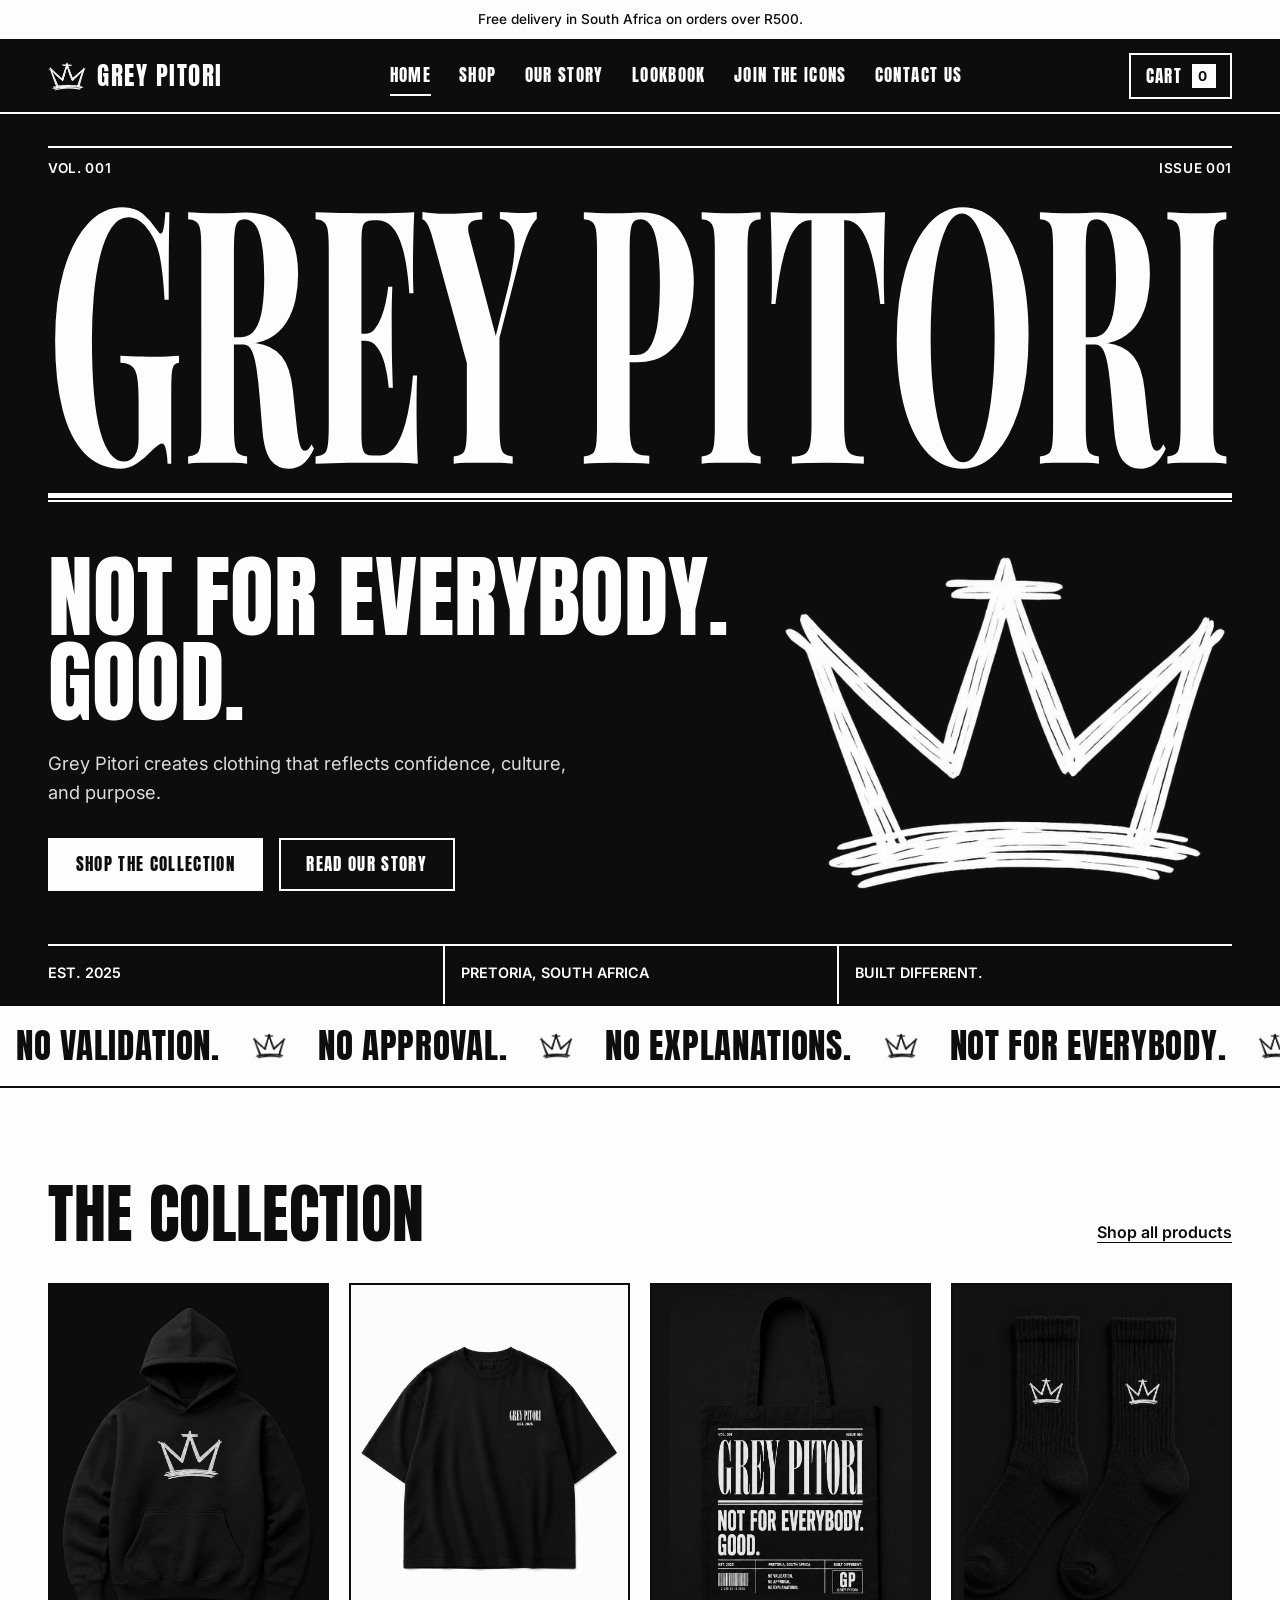
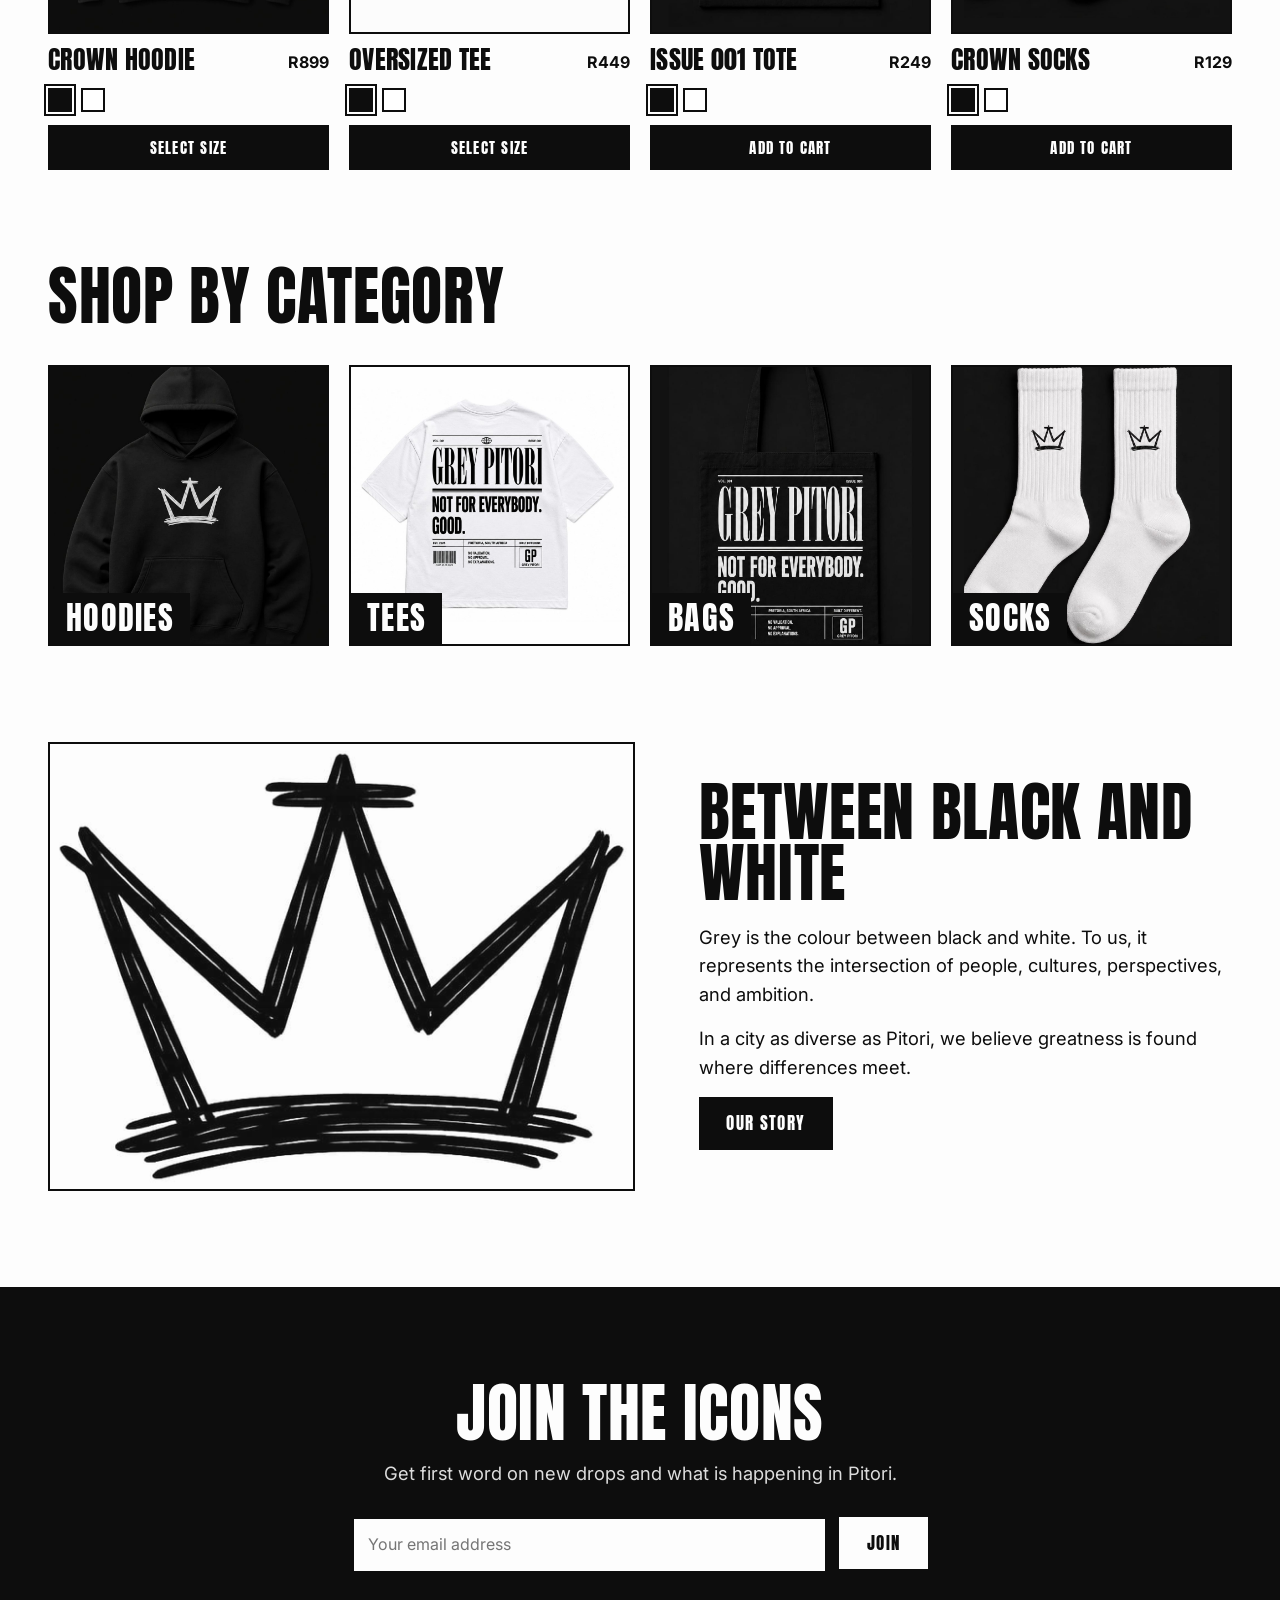
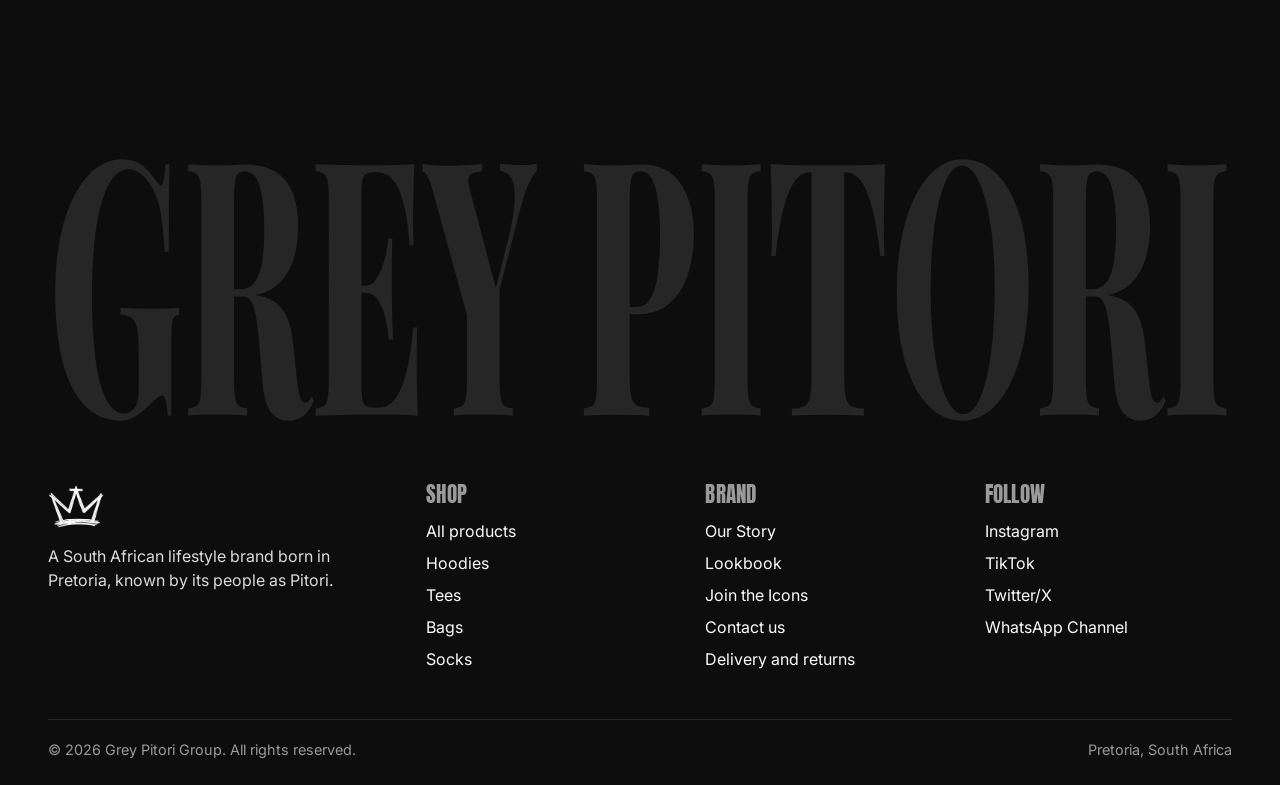
<file: index.html>
<!DOCTYPE html>
<html lang="en">
<head>
    <meta charset="UTF-8">
    <meta name="viewport" content="width=device-width, initial-scale=1.0">
    <title>Grey Pitori | Streetwear from Pretoria</title>
    <meta name="description" content="Grey Pitori is a South African streetwear brand from Pretoria. Hoodies, tees, bags and socks. Not for everybody. Good.">
    <meta name="theme-color" content="#0d0d0d">
    <link rel="icon" type="image/png" href="images/favicon.png">
    <link rel="preconnect" href="https://fonts.googleapis.com">
    <link rel="preconnect" href="https://fonts.gstatic.com" crossorigin>
    <link href="https://fonts.googleapis.com/css2?family=Anton&family=Inter:wght@400;500;600;700;800&family=Playfair+Display:wght@800&display=swap" rel="stylesheet">
    <link rel="stylesheet" href="style.css">
    <script src="script.js" defer></script>
</head>
<body>
    <a class="skip-link" href="#main">Skip to content</a>

    <div class="announce">Free delivery in South Africa on orders over R500.</div>

    <header class="site-header">
        <button type="button" class="icon-btn nav-toggle" aria-expanded="false" aria-controls="site-nav" aria-label="Open menu">&#9776;</button>
        <a class="brand" href="index.html" aria-label="Grey Pitori, home">
            <img src="images/crown-white.png" alt="" width="38" height="29">
            <span>GREY PITORI</span>
        </a>
        <nav id="site-nav" class="site-nav" aria-label="Main">
                <a href="index.html" aria-current="page">Home</a>
                <a href="shop.html">Shop</a>
                <a href="our_story.html">Our Story</a>
                <a href="lookbook.html">Lookbook</a>
                <a href="join_the_icons.html">Join the Icons</a>
                <a href="contact_us.html">Contact us</a>
        </nav>
        <button type="button" class="cart-btn" data-cart-open aria-label="Open cart">
            <span class="label">Cart</span><span class="count" data-cart-count>0</span>
        </button>
    </header>

    <main id="main">
        <section class="hero dark" aria-labelledby="hero-title">
            <div class="wrap">
                <div class="hero-meta"><span>Vol. 001</span><span>Issue 001</span></div>
                <h1 id="hero-title"><svg class="wordmark" viewBox="0 0 1000 250" role="img" aria-label="Grey Pitori" xmlns="http://www.w3.org/2000/svg"><text x="0" y="232" textLength="1000" lengthAdjust="spacingAndGlyphs" fill="currentColor" font-family="'Playfair Display', Georgia, serif" font-weight="800" font-size="300">GREY PITORI</text></svg><span class="sr-only">Grey Pitori</span></h1>
                <div class="rule-double" aria-hidden="true"></div>
                <div class="hero-body">
                    <div>
                        <p class="tagline">Not for everybody.<br>Good.</p>
                        <p class="hero-copy">Grey Pitori creates clothing that reflects confidence, culture, and purpose.</p>
                        <div class="hero-actions">
                            <a class="btn" href="shop.html">Shop the collection</a>
                            <a class="btn btn-line" href="our_story.html">Read our story</a>
                        </div>
                    </div>
                    <div class="hero-image">
                        <img src="images\crown-white.png" alt="White Grey Pitori Crown" width="1000" height="1250">
                    </div>
                </div>
                <div class="hero-foot">
                    <div>Est. 2025</div>
                    <div>Pretoria, South Africa</div>
                    <div>Built different.</div>
                </div>
            </div>
        </section>

        <div class="marquee" role="region" aria-label="Brand statement">
            <div class="marquee-track">
                <div class="marquee-set"><span>No validation.</span><img src="images/crown-black.png" alt="" width="34" height="26"><span>No approval.</span><img src="images/crown-black.png" alt="" width="34" height="26"><span>No explanations.</span><img src="images/crown-black.png" alt="" width="34" height="26"><span>Not for everybody.</span><img src="images/crown-black.png" alt="" width="34" height="26"><span>Good.</span><img src="images/crown-black.png" alt="" width="34" height="26"></div>
                <div class="marquee-set" aria-hidden="true"><span>No validation.</span><img src="images/crown-black.png" alt="" width="34" height="26"><span>No approval.</span><img src="images/crown-black.png" alt="" width="34" height="26"><span>No explanations.</span><img src="images/crown-black.png" alt="" width="34" height="26"><span>Not for everybody.</span><img src="images/crown-black.png" alt="" width="34" height="26"><span>Good.</span><img src="images/crown-black.png" alt="" width="34" height="26"></div>
            </div>
        </div>

        <section class="section" aria-labelledby="collection-title">
            <div class="wrap">
                <div class="section-head">
                    <h2 id="collection-title">The collection</h2>
                    <a class="link-arrow" href="shop.html">Shop all products</a>
                </div>
                <div class="grid grid-4">
                <article class="card" data-id="crown-hoodie" data-name="Crown Hoodie" data-category="hoodies" data-price="899" data-order="0" data-colours="black,white" data-colour="black" data-sizes="S,M,L,XL,XXL" data-desc="Oversized hoodie with the hand-drawn crown printed across the chest." data-details="Oversized fit with a drop shoulder|Kangaroo pocket and ribbed cuffs|Crown print on the chest" data-imgs-black="images/hoodie-black.jpg" data-imgs-white="images/hoodie-white.jpg">
                    <button type="button" class="card-media" aria-label="View Crown Hoodie">
                    <img class="main" src="images/hoodie-black.jpg" alt="Crown Hoodie in black" width="1000" height="1250" loading="lazy">
                    </button>
                    <div class="card-body">
                        <h3>Crown Hoodie</h3>
                        <p class="price">R899</p>
                    </div>
                    <div class="swatches" role="group" aria-label="Colour">
                        <button type="button" class="swatch" data-colour="black" aria-label="Black" aria-pressed="true"></button>
                        <button type="button" class="swatch" data-colour="white" aria-label="White" aria-pressed="false"></button>
                    </div>
                    <button type="button" class="btn btn-sm" data-card-add>Select size</button>
                </article>
                <article class="card" data-id="oversized-tee" data-name="Oversized Tee" data-category="tees" data-price="449" data-order="1" data-colours="black,white" data-colour="black" data-sizes="S,M,L,XL,XXL" data-desc="Boxy oversized tee. The Grey Pitori wordmark sits on the chest and the full Vol. 001 print runs across the back." data-details="Oversized fit with a drop shoulder|Wordmark and Est. 2025 on the chest|Vol. 001, Issue 001 print on the back" data-imgs-black="images/tee-black-front.jpg|images/tee-black-back.jpg" data-imgs-white="images/tee-white-front.jpg|images/tee-white-back.jpg">
                    <button type="button" class="card-media has-alt" aria-label="View Oversized Tee">
                    <img class="main" src="images/tee-black-front.jpg" alt="Oversized Tee in black" width="1000" height="1250" loading="lazy">
                    <img class="alt" src="images/tee-black-back.jpg" alt="" width="1000" height="1250" loading="lazy">
                    </button>
                    <div class="card-body">
                        <h3>Oversized Tee</h3>
                        <p class="price">R449</p>
                    </div>
                    <div class="swatches" role="group" aria-label="Colour">
                        <button type="button" class="swatch" data-colour="black" aria-label="Black" aria-pressed="true"></button>
                        <button type="button" class="swatch" data-colour="white" aria-label="White" aria-pressed="false"></button>
                    </div>
                    <button type="button" class="btn btn-sm" data-card-add>Select size</button>
                </article>
                <article class="card" data-id="issue-001-tote" data-name="Issue 001 Tote" data-category="bags" data-price="249" data-order="2" data-colours="black,white" data-colour="black" data-sizes="One size" data-desc="Canvas tote. The front carries the Vol. 001 print: Not for everybody. Good. The crown sits on the back." data-details="Canvas tote with long handles|Vol. 001, Issue 001 print on the front|Crown on the back" data-imgs-black="images/tote-black-front.jpg|images/tote-black-back.jpg" data-imgs-white="images/tote-white-front.jpg|images/tote-white-back.jpg">
                    <button type="button" class="card-media has-alt" aria-label="View Issue 001 Tote">
                    <img class="main" src="images/tote-black-front.jpg" alt="Issue 001 Tote in black" width="1000" height="1250" loading="lazy">
                    <img class="alt" src="images/tote-black-back.jpg" alt="" width="1000" height="1250" loading="lazy">
                    </button>
                    <div class="card-body">
                        <h3>Issue 001 Tote</h3>
                        <p class="price">R249</p>
                    </div>
                    <div class="swatches" role="group" aria-label="Colour">
                        <button type="button" class="swatch" data-colour="black" aria-label="Black" aria-pressed="true"></button>
                        <button type="button" class="swatch" data-colour="white" aria-label="White" aria-pressed="false"></button>
                    </div>
                    <button type="button" class="btn btn-sm" data-card-add>Add to cart</button>
                </article>
                <article class="card" data-id="crown-socks" data-name="Crown Socks" data-category="socks" data-price="129" data-order="3" data-colours="black,white" data-colour="black" data-sizes="One size" data-desc="Ribbed crew socks with the crown on the leg." data-details="Ribbed crew length|Crown on both socks" data-imgs-black="images/socks-black.jpg" data-imgs-white="images/socks-white.jpg">
                    <button type="button" class="card-media" aria-label="View Crown Socks">
                    <img class="main" src="images/socks-black.jpg" alt="Crown Socks in black" width="1000" height="1250" loading="lazy">
                    </button>
                    <div class="card-body">
                        <h3>Crown Socks</h3>
                        <p class="price">R129</p>
                    </div>
                    <div class="swatches" role="group" aria-label="Colour">
                        <button type="button" class="swatch" data-colour="black" aria-label="Black" aria-pressed="true"></button>
                        <button type="button" class="swatch" data-colour="white" aria-label="White" aria-pressed="false"></button>
                    </div>
                    <button type="button" class="btn btn-sm" data-card-add>Add to cart</button>
                </article>
                </div>
            </div>
        </section>

        <section class="section" aria-labelledby="category-title">
            <div class="wrap">
                <div class="section-head"><h2 id="category-title">Shop by category</h2></div>
                <div class="tiles">
                    <a class="tile" href="shop.html?cat=hoodies"><img src="images/hoodie-black.jpg" alt="" width="1000" height="1250" loading="lazy"><span>Hoodies</span></a>
                    <a class="tile" href="shop.html?cat=tees"><img src="images/tee-white-back.jpg" alt="" width="1000" height="1250" loading="lazy"><span>Tees</span></a>
                    <a class="tile" href="shop.html?cat=bags"><img src="images/tote-black-front.jpg" alt="" width="1000" height="1250" loading="lazy"><span>Bags</span></a>
                    <a class="tile" href="shop.html?cat=socks"><img src="images/socks-white.jpg" alt="" width="1000" height="1250" loading="lazy"><span>Socks</span></a>
                </div>
            </div>
        </section>

        <section class="section" aria-labelledby="story-title">
            <div class="wrap split">
                <img src="images\crown-black.png" alt="Black Grey Pitori Logo" width="1400" height="1120" loading="lazy">
                <div>
                    <h2 id="story-title">Between black and white</h2>
                    <p>Grey is the colour between black and white. To us, it represents the intersection of people, cultures, perspectives, and ambition.</p>
                    <p>In a city as diverse as Pitori, we believe greatness is found where differences meet.</p>
                    <a class="btn" href="our_story.html">Our story</a>
                </div>
            </div>
        </section>

        <section class="section dark band" aria-labelledby="join-title">
            <div class="wrap">
                <h2 id="join-title">Join the Icons</h2>
                <p>Get first word on new drops and what is happening in Pitori.</p>
                <div>
                    <form class="inline-form" data-form>
                        <div class="field">
                            <label class="sr-only" for="news-email">Email address</label>
                            <input type="email" id="news-email" name="email" placeholder="Your email address" autocomplete="email" required data-msg-required="Enter your email address." data-msg-invalid="Enter a valid email address, like name@example.com." aria-describedby="news-email-err">
                            <p class="field-error" id="news-email-err" hidden></p>
                        </div>
                        <button type="submit" class="btn">Join</button>
                    </form>
                    <div class="form-success" data-success hidden tabindex="-1" role="status">
                        <h3>You are on the list</h3>
                        <p>Welcome to the Icons. Watch your inbox for the next drop.</p>
                        <p><a href="join_the_icons.html">Tell us more about you</a></p>
                    </div>
                </div>
            </div>
        </section>
    </main>

    <footer class="site-footer dark">
        <div class="wrap">
            <svg class="footer-mark" viewBox="0 0 1000 250" role="img" aria-label="Grey Pitori" xmlns="http://www.w3.org/2000/svg"><text x="0" y="232" textLength="1000" lengthAdjust="spacingAndGlyphs" fill="currentColor" font-family="'Playfair Display', Georgia, serif" font-weight="800" font-size="300">GREY PITORI</text></svg>
            <div class="footer-cols">
                <div class="footer-brand">
                    <img src="images/crown-white.png" alt="" width="56" height="43">
                    <p>A South African lifestyle brand born in Pretoria, known by its people as Pitori.</p>
                </div>
                <div>
                    <h2>Shop</h2>
                    <ul>
                        <li><a href="shop.html">All products</a></li>
                        <li><a href="shop.html?cat=hoodies">Hoodies</a></li>
                        <li><a href="shop.html?cat=tees">Tees</a></li>
                        <li><a href="shop.html?cat=bags">Bags</a></li>
                        <li><a href="shop.html?cat=socks">Socks</a></li>
                    </ul>
                </div>
                <div>
                    <h2>Brand</h2>
                    <ul>
                        <li><a href="our_story.html">Our Story</a></li>
                        <li><a href="lookbook.html">Lookbook</a></li>
                        <li><a href="join_the_icons.html">Join the Icons</a></li>
                        <li><a href="contact_us.html">Contact us</a></li>
                        <li><a href="contact_us.html#faq">Delivery and returns</a></li>
                    </ul>
                </div>
                <div>
                    <h2>Follow</h2>
                    <ul>
                        <li><a href="#" rel="noopener">Instagram</a></li>
                        <li><a href="#" rel="noopener">TikTok</a></li>
                        <li><a href="#" rel="noopener">Twitter/X</a></li>
                        <li><a href="#" rel="noopener">WhatsApp Channel</a></li>
                    </ul>
                </div>
            </div>
            <div class="footer-bottom">
                <p>&copy; 2026 Grey Pitori Group. All rights reserved.</p>
                <p>Pretoria, South Africa</p>
            </div>
        </div>
    </footer>
</body>
</html>
</file>
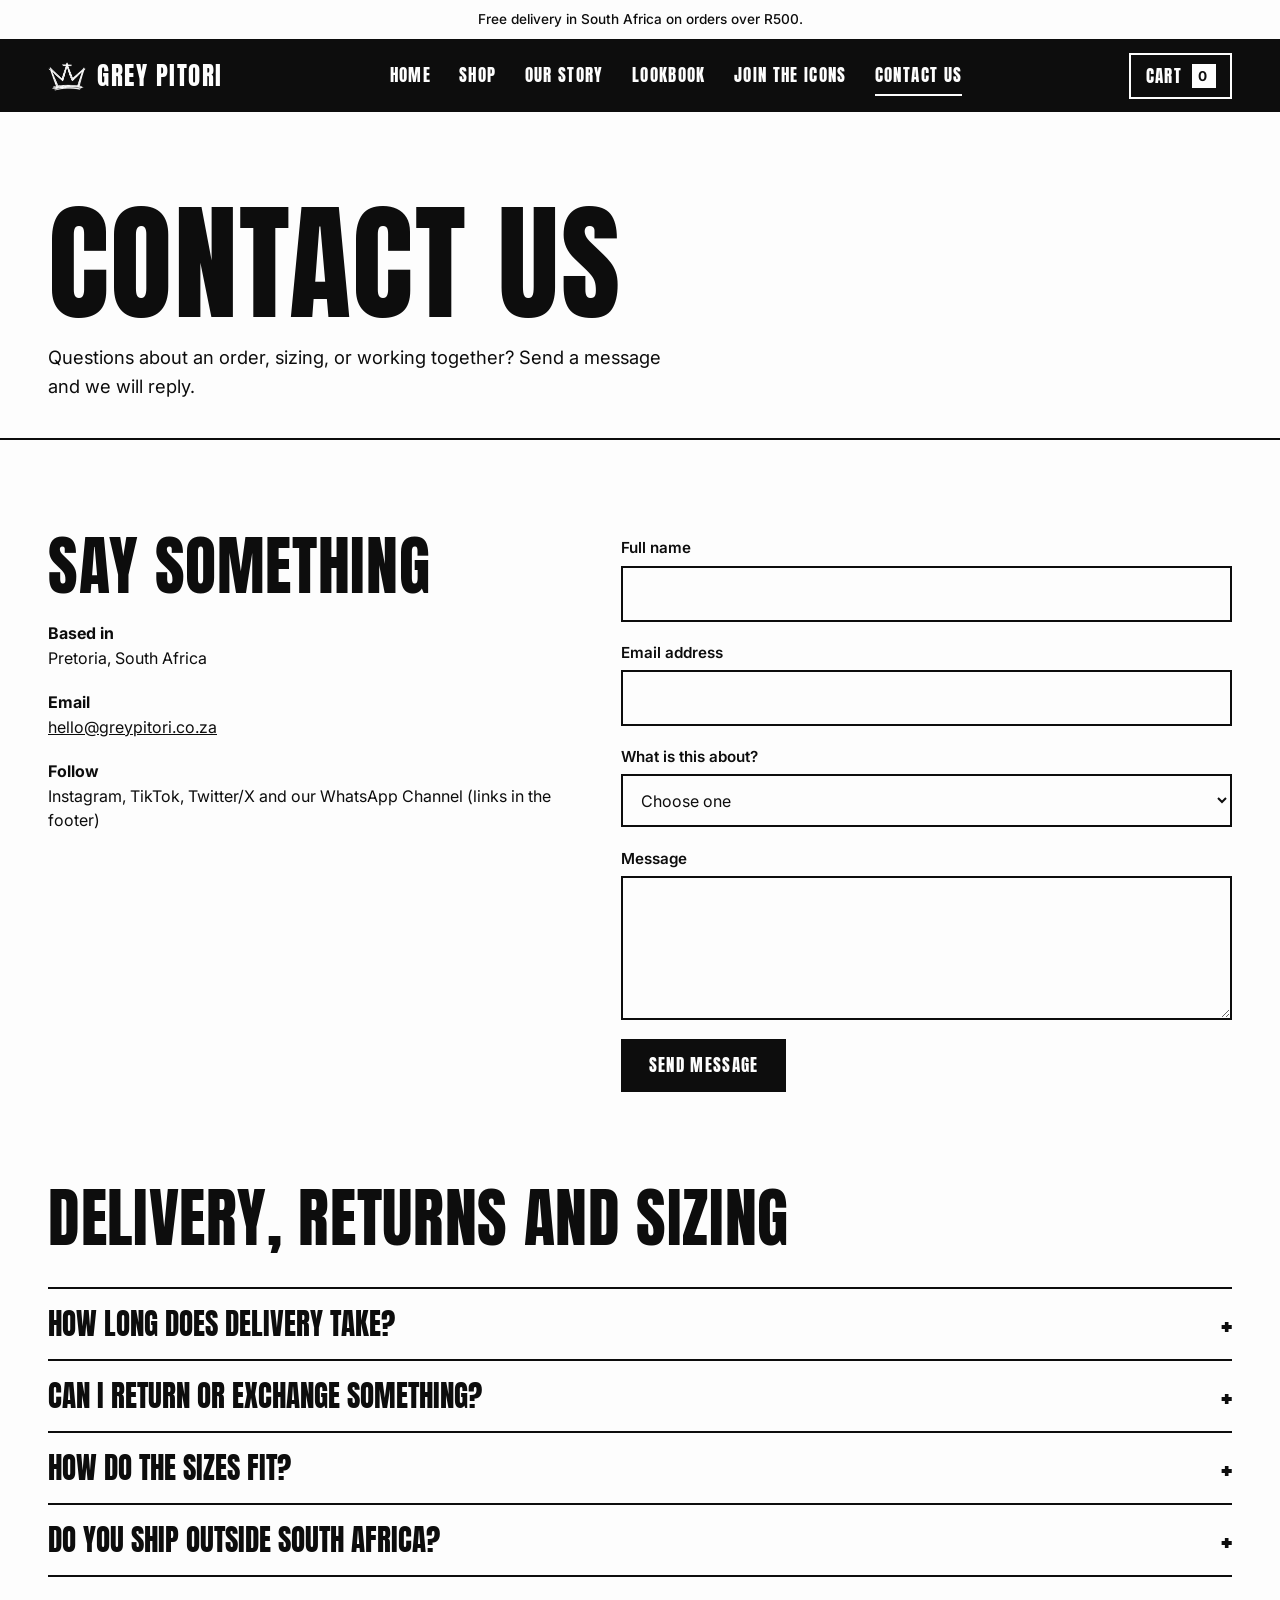
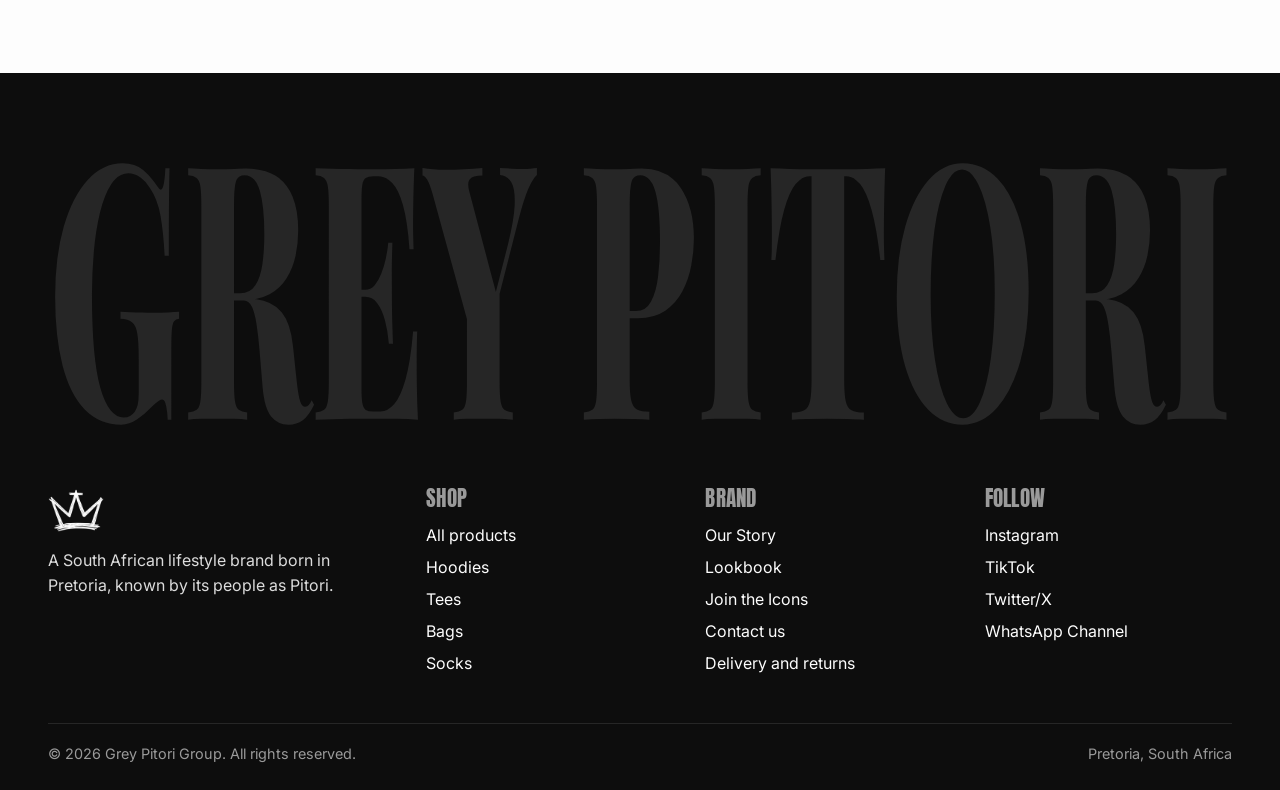
<file: contact_us.html>
<!DOCTYPE html>
<html lang="en">
<head>
    <meta charset="UTF-8">
    <meta name="viewport" content="width=device-width, initial-scale=1.0">
    <title>Contact us | Grey Pitori</title>
    <meta name="description" content="Contact Grey Pitori in Pretoria, South Africa. Questions about orders, sizing or collaborations.">
    <meta name="theme-color" content="#0d0d0d">
    <link rel="icon" type="image/png" href="images/favicon.png">
    <link rel="preconnect" href="https://fonts.googleapis.com">
    <link rel="preconnect" href="https://fonts.gstatic.com" crossorigin>
    <link href="https://fonts.googleapis.com/css2?family=Anton&family=Inter:wght@400;500;600;700;800&family=Playfair+Display:wght@800&display=swap" rel="stylesheet">
    <link rel="stylesheet" href="style.css">
    <script src="script.js" defer></script>
</head>
<body>
    <a class="skip-link" href="#main">Skip to content</a>

    <div class="announce">Free delivery in South Africa on orders over R500.</div>

    <header class="site-header">
        <button type="button" class="icon-btn nav-toggle" aria-expanded="false" aria-controls="site-nav" aria-label="Open menu">&#9776;</button>
        <a class="brand" href="index.html" aria-label="Grey Pitori, home">
            <img src="images/crown-white.png" alt="" width="38" height="29">
            <span>GREY PITORI</span>
        </a>
        <nav id="site-nav" class="site-nav" aria-label="Main">
                <a href="index.html">Home</a>
                <a href="shop.html">Shop</a>
                <a href="our_story.html">Our Story</a>
                <a href="lookbook.html">Lookbook</a>
                <a href="join_the_icons.html">Join the Icons</a>
                <a href="contact_us.html" aria-current="page">Contact us</a>
        </nav>
        <button type="button" class="cart-btn" data-cart-open aria-label="Open cart">
            <span class="label">Cart</span><span class="count" data-cart-count>0</span>
        </button>
    </header>

    <main id="main">
        <div class="page-hero">
            <h1>Contact us</h1>
            <p>Questions about an order, sizing, or working together? Send a message and we will reply.</p>
        </div>

        <section class="section" aria-labelledby="contact-form-title">
            <div class="wrap form-layout">
                <div>
                    <h2 id="contact-form-title">Say something</h2>
                    <dl class="contact-list">
                        <div><dt>Based in</dt><dd>Pretoria, South Africa</dd></div>
                        <div><dt>Email</dt><dd><a href="mailto:hello@greypitori.co.za">hello@greypitori.co.za</a></dd></div>
                        <div><dt>Follow</dt><dd>Instagram, TikTok, Twitter/X and our WhatsApp Channel (links in the footer)</dd></div>
                    </dl>
                </div>
                <div>
                    <form data-form>

                <div class="field">
                    <label for="contact-name">Full name</label>
                    <input type="text" id="contact-name" name="contact-name" required autocomplete="name" data-msg-required="Enter your full name." aria-describedby="contact-name-err">
                    <p class="field-error" id="contact-name-err" hidden></p>
                </div>

                <div class="field">
                    <label for="contact-email">Email address</label>
                    <input type="email" id="contact-email" name="contact-email" required autocomplete="email" data-msg-required="Enter your email address." data-msg-invalid="Enter a valid email address, like name@example.com." aria-describedby="contact-email-err">
                    <p class="field-error" id="contact-email-err" hidden></p>
                </div>
                        <div class="field">
                            <label for="contact-topic">What is this about?</label>
                            <select class="input" id="contact-topic" name="topic" required data-msg-required="Choose a topic." aria-describedby="contact-topic-err">
                                <option value="">Choose one</option>
                                <option>An order</option>
                                <option>Sizing</option>
                                <option>Collaboration</option>
                                <option>Something else</option>
                            </select>
                            <p class="field-error" id="contact-topic-err" hidden></p>
                        </div>
                        <div class="field">
                            <label for="contact-message">Message</label>
                            <textarea id="contact-message" name="message" required minlength="10" data-msg-required="Write your message." data-msg-short="Write at least 10 characters so we can help." aria-describedby="contact-message-err"></textarea>
                            <p class="field-error" id="contact-message-err" hidden></p>
                        </div>
                        <button type="submit" class="btn">Send message</button>
                    </form>
                    <div class="form-success" data-success hidden tabindex="-1" role="status">
                        <h3>Message sent</h3>
                        <p>Thanks for getting in touch. We will reply to the email address you gave us.</p>
                        <p><button type="button" class="link-btn" data-form-reset>Send another message</button></p>
                    </div>
                </div>
            </div>
        </section>

        <section class="section" id="faq" aria-labelledby="faq-title">
            <div class="wrap">
                <div class="section-head"><h2 id="faq-title">Delivery, returns and sizing</h2></div>
                <div class="faq">
                    <details>
                        <summary>How long does delivery take?</summary>
                        <p>We deliver within South Africa. Delivery usually takes 3 to 7 working days, and orders over R1,500 ship free.</p>
                    </details>
                    <details>
                        <summary>Can I return or exchange something?</summary>
                        <p>Unworn items with their tags can be exchanged within 14 days. Email us your order number and we will sort it out.</p>
                    </details>
                    <details>
                        <summary>How do the sizes fit?</summary>
                        <p>Our hoodies and tees are cut oversized. Take your usual size for the full look, or size down one for a closer fit.</p>
                    </details>
                    <details>
                        <summary>Do you ship outside South Africa?</summary>
                        <p>Not yet. Join the Icons and we will tell you first when we do.</p>
                    </details>
                </div>
            </div>
        </section>
    </main>

    <footer class="site-footer dark">
        <div class="wrap">
            <svg class="footer-mark" viewBox="0 0 1000 250" role="img" aria-label="Grey Pitori" xmlns="http://www.w3.org/2000/svg"><text x="0" y="232" textLength="1000" lengthAdjust="spacingAndGlyphs" fill="currentColor" font-family="'Playfair Display', Georgia, serif" font-weight="800" font-size="300">GREY PITORI</text></svg>
            <div class="footer-cols">
                <div class="footer-brand">
                    <img src="images/crown-white.png" alt="" width="56" height="43">
                    <p>A South African lifestyle brand born in Pretoria, known by its people as Pitori.</p>
                </div>
                <div>
                    <h2>Shop</h2>
                    <ul>
                        <li><a href="shop.html">All products</a></li>
                        <li><a href="shop.html?cat=hoodies">Hoodies</a></li>
                        <li><a href="shop.html?cat=tees">Tees</a></li>
                        <li><a href="shop.html?cat=bags">Bags</a></li>
                        <li><a href="shop.html?cat=socks">Socks</a></li>
                    </ul>
                </div>
                <div>
                    <h2>Brand</h2>
                    <ul>
                        <li><a href="our_story.html">Our Story</a></li>
                        <li><a href="lookbook.html">Lookbook</a></li>
                        <li><a href="join_the_icons.html">Join the Icons</a></li>
                        <li><a href="contact_us.html">Contact us</a></li>
                        <li><a href="contact_us.html#faq">Delivery and returns</a></li>
                    </ul>
                </div>
                <div>
                    <h2>Follow</h2>
                    <ul>
                        <li><a href="#" rel="noopener">Instagram</a></li>
                        <li><a href="#" rel="noopener">TikTok</a></li>
                        <li><a href="#" rel="noopener">Twitter/X</a></li>
                        <li><a href="#" rel="noopener">WhatsApp Channel</a></li>
                    </ul>
                </div>
            </div>
            <div class="footer-bottom">
                <p>&copy; 2026 Grey Pitori Group. All rights reserved.</p>
                <p>Pretoria, South Africa</p>
            </div>
        </div>
    </footer>
</body>
</html>
</file>
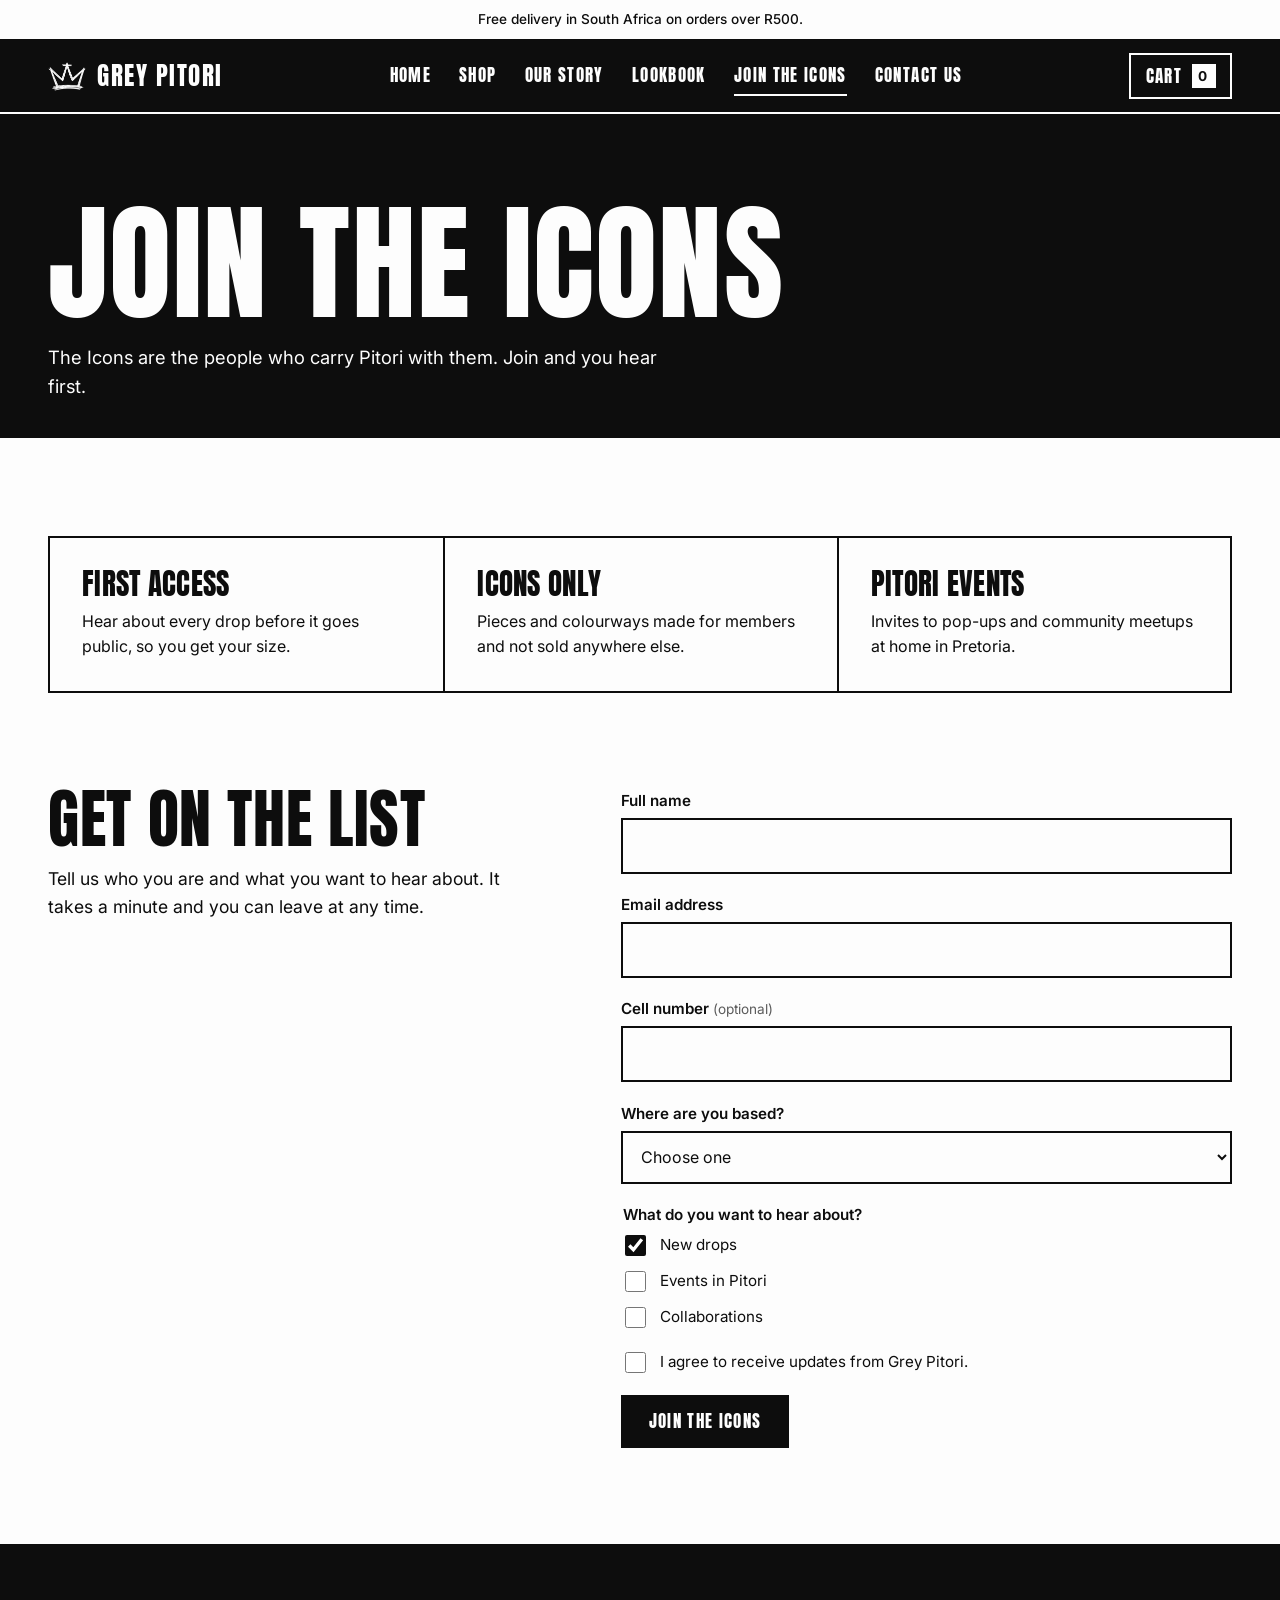
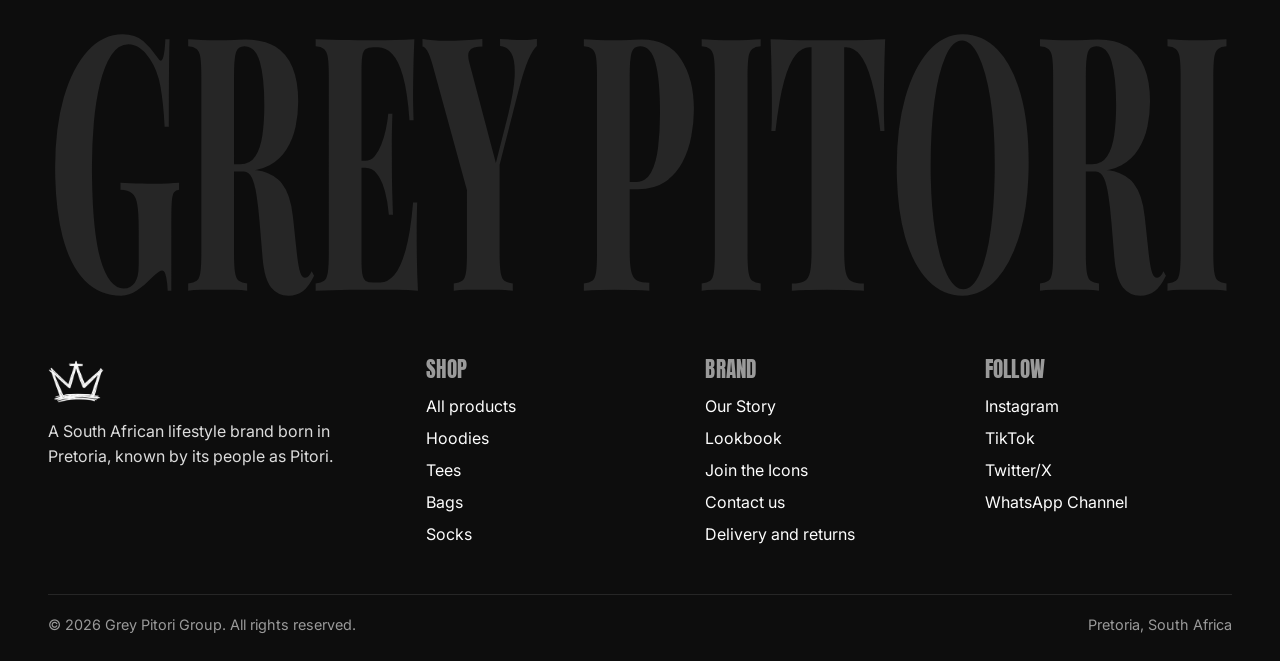
<file: join_the_icons.html>
<!DOCTYPE html>
<html lang="en">
<head>
    <meta charset="UTF-8">
    <meta name="viewport" content="width=device-width, initial-scale=1.0">
    <title>Join the Icons | Grey Pitori</title>
    <meta name="description" content="Join the Icons: first access to Grey Pitori drops, member colourways and events in Pitori.">
    <meta name="theme-color" content="#0d0d0d">
    <link rel="icon" type="image/png" href="images/favicon.png">
    <link rel="preconnect" href="https://fonts.googleapis.com">
    <link rel="preconnect" href="https://fonts.gstatic.com" crossorigin>
    <link href="https://fonts.googleapis.com/css2?family=Anton&family=Inter:wght@400;500;600;700;800&family=Playfair+Display:wght@800&display=swap" rel="stylesheet">
    <link rel="stylesheet" href="style.css">
    <script src="script.js" defer></script>
</head>
<body>
    <a class="skip-link" href="#main">Skip to content</a>

    <div class="announce">Free delivery in South Africa on orders over R500.</div>

    <header class="site-header">
        <button type="button" class="icon-btn nav-toggle" aria-expanded="false" aria-controls="site-nav" aria-label="Open menu">&#9776;</button>
        <a class="brand" href="index.html" aria-label="Grey Pitori, home">
            <img src="images/crown-white.png" alt="" width="38" height="29">
            <span>GREY PITORI</span>
        </a>
        <nav id="site-nav" class="site-nav" aria-label="Main">
                <a href="index.html">Home</a>
                <a href="shop.html">Shop</a>
                <a href="our_story.html">Our Story</a>
                <a href="lookbook.html">Lookbook</a>
                <a href="join_the_icons.html" aria-current="page">Join the Icons</a>
                <a href="contact_us.html">Contact us</a>
        </nav>
        <button type="button" class="cart-btn" data-cart-open aria-label="Open cart">
            <span class="label">Cart</span><span class="count" data-cart-count>0</span>
        </button>
    </header>

    <main id="main">
        <div class="page-hero dark">
            <h1>Join the Icons</h1>
            <p>The Icons are the people who carry Pitori with them. Join and you hear first.</p>
        </div>

        <section class="section" aria-label="What Icons get">
            <div class="wrap">
                <div class="perks">
                    <div>
                        <h3>First access</h3>
                        <p>Hear about every drop before it goes public, so you get your size.</p>
                    </div>
                    <div>
                        <h3>Icons only</h3>
                        <p>Pieces and colourways made for members and not sold anywhere else.</p>
                    </div>
                    <div>
                        <h3>Pitori events</h3>
                        <p>Invites to pop-ups and community meetups at home in Pretoria.</p>
                    </div>
                </div>
            </div>
        </section>

        <section class="section" aria-labelledby="join-form-title">
            <div class="wrap form-layout">
                <div>
                    <h2 id="join-form-title">Get on the list</h2>
                    <p>Tell us who you are and what you want to hear about. It takes a minute and you can leave at any time.</p>
                </div>
                <div>
                    <form data-form>

                <div class="field">
                    <label for="join-name">Full name</label>
                    <input type="text" id="join-name" name="join-name" required autocomplete="name" data-msg-required="Enter your full name." aria-describedby="join-name-err">
                    <p class="field-error" id="join-name-err" hidden></p>
                </div>

                <div class="field">
                    <label for="join-email">Email address</label>
                    <input type="email" id="join-email" name="join-email" required autocomplete="email" data-msg-required="Enter your email address." data-msg-invalid="Enter a valid email address, like name@example.com." aria-describedby="join-email-err">
                    <p class="field-error" id="join-email-err" hidden></p>
                </div>

                <div class="field">
                    <label for="join-cell">Cell number <span class="hint">(optional)</span></label>
                    <input type="tel" id="join-cell" name="join-cell" autocomplete="tel" pattern="[0-9 +\-]{9,16}" data-msg-invalid="Enter a valid cell number, like 082 123 4567." aria-describedby="join-cell-err">
                    <p class="field-error" id="join-cell-err" hidden></p>
                </div>
                        <div class="field">
                            <label for="join-province">Where are you based?</label>
                            <select class="input" id="join-province" name="province" required data-msg-required="Choose where you are based." aria-describedby="join-province-err">
                                <option value="">Choose one</option><option value="Gauteng">Gauteng</option><option value="Western Cape">Western Cape</option><option value="KwaZulu-Natal">KwaZulu-Natal</option><option value="Eastern Cape">Eastern Cape</option><option value="Free State">Free State</option><option value="Limpopo">Limpopo</option><option value="Mpumalanga">Mpumalanga</option><option value="North West">North West</option><option value="Northern Cape">Northern Cape</option><option value="Outside South Africa">Outside South Africa</option>
                            </select>
                            <p class="field-error" id="join-province-err" hidden></p>
                        </div>
                        <fieldset class="field">
                            <legend>What do you want to hear about?</legend>
                            <div class="checks">
                                <label class="check"><input type="checkbox" name="interest" value="drops" checked> New drops</label>
                                <label class="check"><input type="checkbox" name="interest" value="events"> Events in Pitori</label>
                                <label class="check"><input type="checkbox" name="interest" value="collabs"> Collaborations</label>
                            </div>
                        </fieldset>
                        <div class="field">
                            <label class="check" for="join-consent"><input type="checkbox" id="join-consent" name="consent" required data-msg-required="Tick the box to agree before you join." aria-describedby="join-consent-err"> I agree to receive updates from Grey Pitori.</label>
                            <p class="field-error" id="join-consent-err" hidden></p>
                        </div>
                        <button type="submit" class="btn">Join the Icons</button>
                    </form>
                    <div class="form-success" data-success hidden tabindex="-1" role="status">
                        <h3>You are in</h3>
                        <p>Welcome to the Icons. We will be in touch before the next drop.</p>
                        <p><button type="button" class="link-btn" data-form-reset>Sign up someone else</button> or <a href="shop.html">shop the collection</a></p>
                    </div>
                </div>
            </div>
        </section>
    </main>

    <footer class="site-footer dark">
        <div class="wrap">
            <svg class="footer-mark" viewBox="0 0 1000 250" role="img" aria-label="Grey Pitori" xmlns="http://www.w3.org/2000/svg"><text x="0" y="232" textLength="1000" lengthAdjust="spacingAndGlyphs" fill="currentColor" font-family="'Playfair Display', Georgia, serif" font-weight="800" font-size="300">GREY PITORI</text></svg>
            <div class="footer-cols">
                <div class="footer-brand">
                    <img src="images/crown-white.png" alt="" width="56" height="43">
                    <p>A South African lifestyle brand born in Pretoria, known by its people as Pitori.</p>
                </div>
                <div>
                    <h2>Shop</h2>
                    <ul>
                        <li><a href="shop.html">All products</a></li>
                        <li><a href="shop.html?cat=hoodies">Hoodies</a></li>
                        <li><a href="shop.html?cat=tees">Tees</a></li>
                        <li><a href="shop.html?cat=bags">Bags</a></li>
                        <li><a href="shop.html?cat=socks">Socks</a></li>
                    </ul>
                </div>
                <div>
                    <h2>Brand</h2>
                    <ul>
                        <li><a href="our_story.html">Our Story</a></li>
                        <li><a href="lookbook.html">Lookbook</a></li>
                        <li><a href="join_the_icons.html">Join the Icons</a></li>
                        <li><a href="contact_us.html">Contact us</a></li>
                        <li><a href="contact_us.html#faq">Delivery and returns</a></li>
                    </ul>
                </div>
                <div>
                    <h2>Follow</h2>
                    <ul>
                        <li><a href="#" rel="noopener">Instagram</a></li>
                        <li><a href="#" rel="noopener">TikTok</a></li>
                        <li><a href="#" rel="noopener">Twitter/X</a></li>
                        <li><a href="#" rel="noopener">WhatsApp Channel</a></li>
                    </ul>
                </div>
            </div>
            <div class="footer-bottom">
                <p>&copy; 2026 Grey Pitori Group. All rights reserved.</p>
                <p>Pretoria, South Africa</p>
            </div>
        </div>
    </footer>
</body>
</html>
</file>
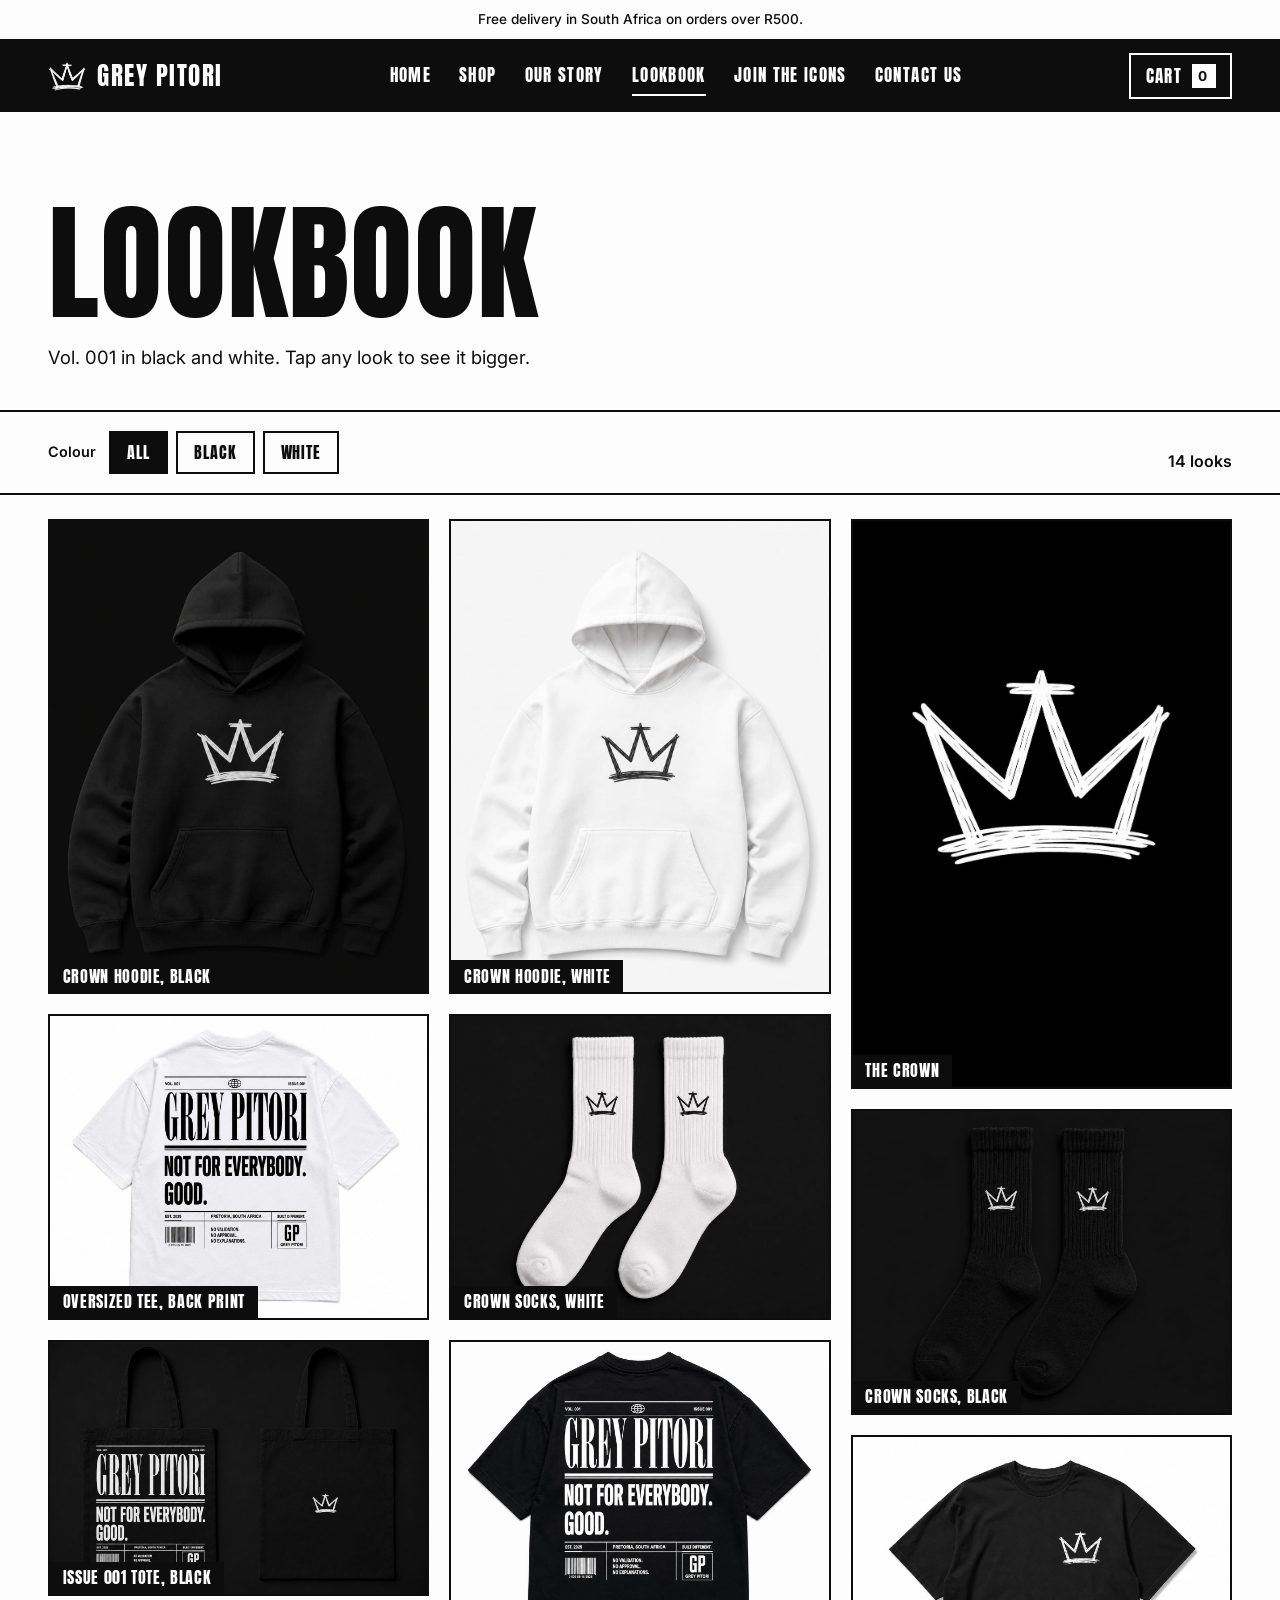
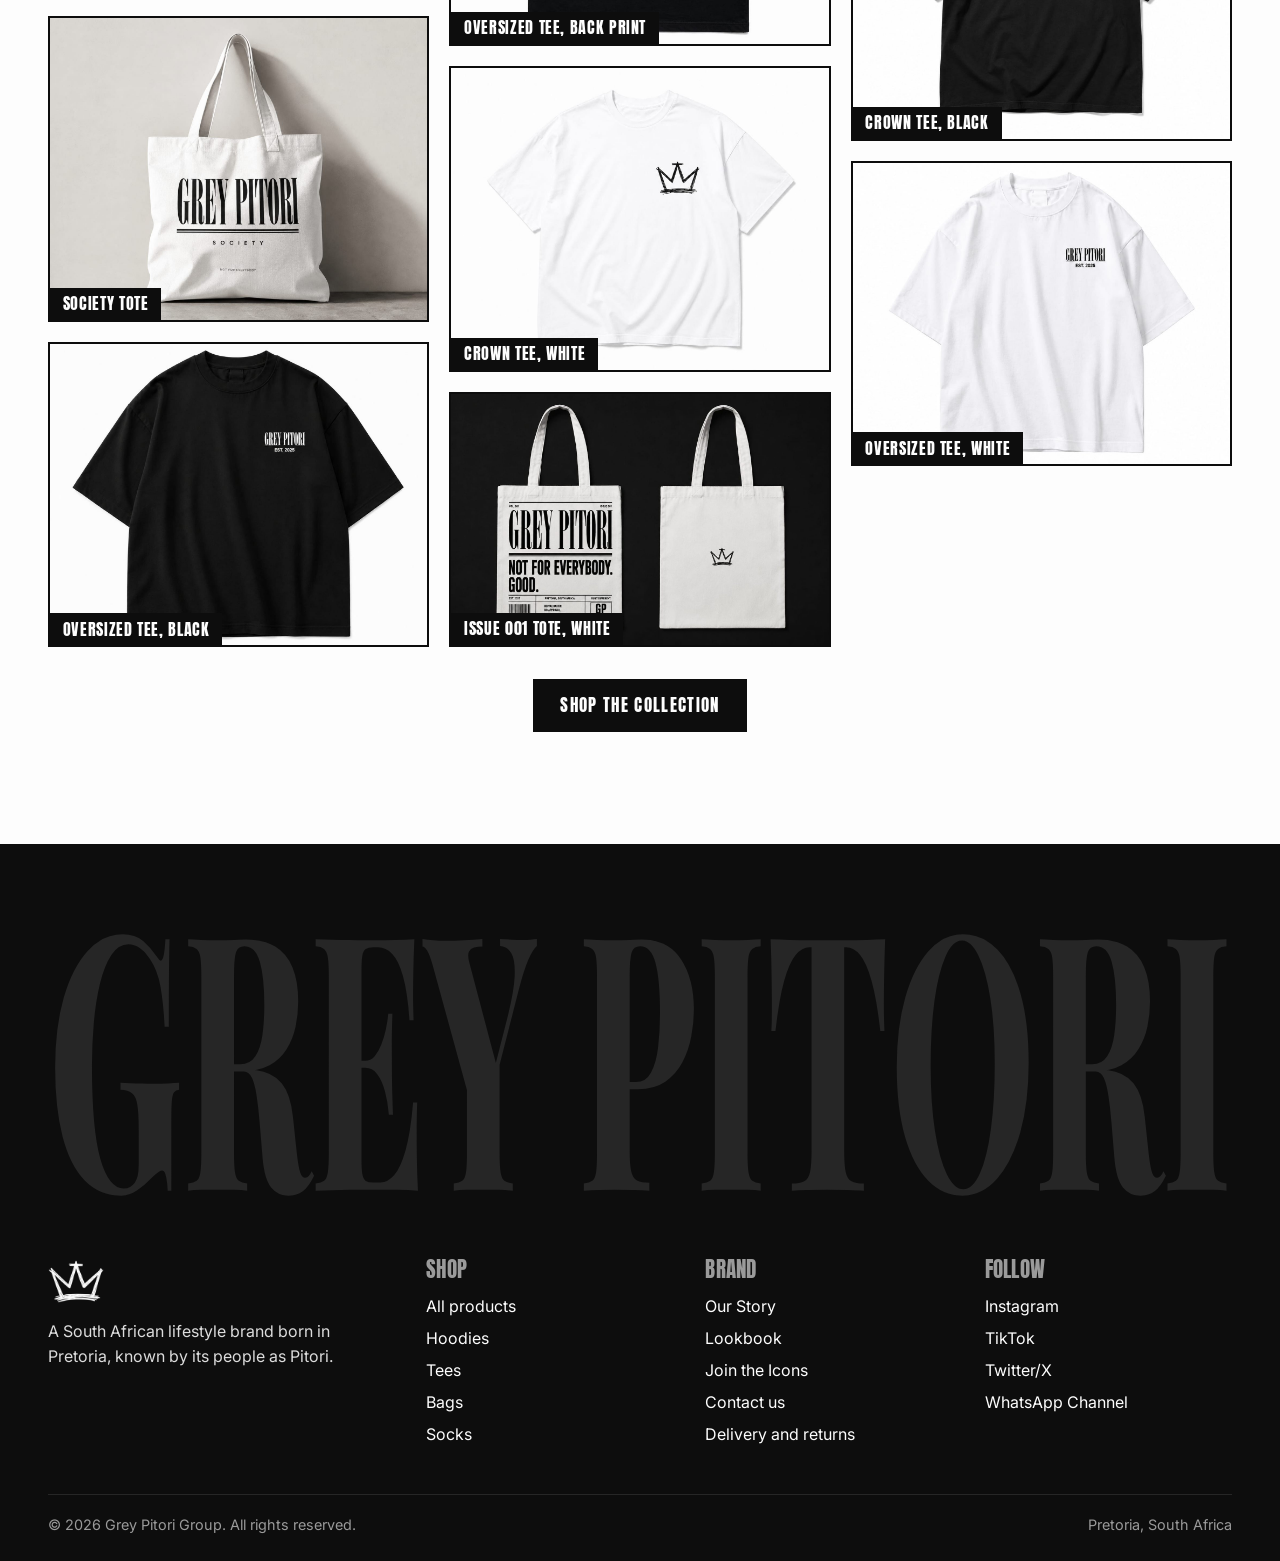
<file: lookbook.html>
<!DOCTYPE html>
<html lang="en">
<head>
    <meta charset="UTF-8">
    <meta name="viewport" content="width=device-width, initial-scale=1.0">
    <title>Lookbook | Grey Pitori</title>
    <meta name="description" content="The Grey Pitori lookbook: Vol. 001 in black and white.">
    <meta name="theme-color" content="#0d0d0d">
    <link rel="icon" type="image/png" href="images/favicon.png">
    <link rel="preconnect" href="https://fonts.googleapis.com">
    <link rel="preconnect" href="https://fonts.gstatic.com" crossorigin>
    <link href="https://fonts.googleapis.com/css2?family=Anton&family=Inter:wght@400;500;600;700;800&family=Playfair+Display:wght@800&display=swap" rel="stylesheet">
    <link rel="stylesheet" href="style.css">
    <script src="script.js" defer></script>
</head>
<body>
    <a class="skip-link" href="#main">Skip to content</a>

    <div class="announce">Free delivery in South Africa on orders over R500.</div>

    <header class="site-header">
        <button type="button" class="icon-btn nav-toggle" aria-expanded="false" aria-controls="site-nav" aria-label="Open menu">&#9776;</button>
        <a class="brand" href="index.html" aria-label="Grey Pitori, home">
            <img src="images/crown-white.png" alt="" width="38" height="29">
            <span>GREY PITORI</span>
        </a>
        <nav id="site-nav" class="site-nav" aria-label="Main">
                <a href="index.html">Home</a>
                <a href="shop.html">Shop</a>
                <a href="our_story.html">Our Story</a>
                <a href="lookbook.html" aria-current="page">Lookbook</a>
                <a href="join_the_icons.html">Join the Icons</a>
                <a href="contact_us.html">Contact us</a>
        </nav>
        <button type="button" class="cart-btn" data-cart-open aria-label="Open cart">
            <span class="label">Cart</span><span class="count" data-cart-count>0</span>
        </button>
    </header>

    <main id="main">
        <div class="page-hero">
            <h1>Lookbook</h1>
            <p>Vol. 001 in black and white. Tap any look to see it bigger.</p>
        </div>

        <div class="toolbar">
            <div class="toolbar-group" role="group" aria-label="Filter looks by colour">
                <span class="toolbar-label">Colour</span>
                <button type="button" class="chip" data-look-filter="all" aria-pressed="true">All</button>
                <button type="button" class="chip" data-look-filter="black" aria-pressed="false">Black</button>
                <button type="button" class="chip" data-look-filter="white" aria-pressed="false">White</button>
            </div>
            <p class="result-count" id="look-count" role="status" aria-live="polite">14 looks</p>
        </div>

        <section class="section" style="padding-top:1.5rem" aria-label="Looks">
            <div class="wrap">
                <div class="look-grid" id="look-grid">
                    <button type="button" class="look" data-src="images/look/hoodie-black.jpg" data-caption="Crown Hoodie, black" data-alt="Black hoodie with a white crown on the chest" data-tone="black">
                        <img src="images/look/hoodie-black.jpg" alt="Black hoodie with a white crown on the chest" loading="lazy">
                        <span>Crown Hoodie, black</span>
                    </button>
                    <button type="button" class="look" data-src="images/look/tee-white-back.jpg" data-caption="Oversized Tee, back print" data-alt="White oversized tee seen from the back with the Vol. 001 print" data-tone="white">
                        <img src="images/look/tee-white-back.jpg" alt="White oversized tee seen from the back with the Vol. 001 print" loading="lazy">
                        <span>Oversized Tee, back print</span>
                    </button>
                    <button type="button" class="look" data-src="images/look/tote-black.jpg" data-caption="Issue 001 Tote, black" data-alt="Black tote bag front and back" data-tone="black">
                        <img src="images/look/tote-black.jpg" alt="Black tote bag front and back" loading="lazy">
                        <span>Issue 001 Tote, black</span>
                    </button>
                    <button type="button" class="look" data-src="images/look/society-tote.jpg" data-caption="Society Tote" data-alt="White Grey Pitori Society tote leaning against a wall" data-tone="white">
                        <img src="images/look/society-tote.jpg" alt="White Grey Pitori Society tote leaning against a wall" loading="lazy">
                        <span>Society Tote</span>
                    </button>
                    <button type="button" class="look" data-src="images/look/tee-black-front.jpg" data-caption="Oversized Tee, black" data-alt="Black oversized tee with the Grey Pitori wordmark on the chest" data-tone="black">
                        <img src="images/look/tee-black-front.jpg" alt="Black oversized tee with the Grey Pitori wordmark on the chest" loading="lazy">
                        <span>Oversized Tee, black</span>
                    </button>
                    <button type="button" class="look" data-src="images/look/hoodie-white.jpg" data-caption="Crown Hoodie, white" data-alt="White hoodie with a black crown on the chest" data-tone="white">
                        <img src="images/look/hoodie-white.jpg" alt="White hoodie with a black crown on the chest" loading="lazy">
                        <span>Crown Hoodie, white</span>
                    </button>
                    <button type="button" class="look" data-src="images/look/socks-white.jpg" data-caption="Crown Socks, white" data-alt="Pair of white ribbed socks with a black crown" data-tone="white">
                        <img src="images/look/socks-white.jpg" alt="Pair of white ribbed socks with a black crown" loading="lazy">
                        <span>Crown Socks, white</span>
                    </button>
                    <button type="button" class="look" data-src="images/look/tee-black-back.jpg" data-caption="Oversized Tee, back print" data-alt="Black oversized tee seen from the back with the Vol. 001 print" data-tone="black">
                        <img src="images/look/tee-black-back.jpg" alt="Black oversized tee seen from the back with the Vol. 001 print" loading="lazy">
                        <span>Oversized Tee, back print</span>
                    </button>
                    <button type="button" class="look" data-src="images/look/crowntee-white.jpg" data-caption="Crown Tee, white" data-alt="White tee with a black crown on the chest" data-tone="white">
                        <img src="images/look/crowntee-white.jpg" alt="White tee with a black crown on the chest" loading="lazy">
                        <span>Crown Tee, white</span>
                    </button>
                    <button type="button" class="look" data-src="images/look/tote-white.jpg" data-caption="Issue 001 Tote, white" data-alt="White tote bag front and back" data-tone="white">
                        <img src="images/look/tote-white.jpg" alt="White tote bag front and back" loading="lazy">
                        <span>Issue 001 Tote, white</span>
                    </button>
                    <button type="button" class="look" data-src="images/look/crown.jpg" data-caption="The crown" data-alt="The Grey Pitori hand-drawn crown in white on black" data-tone="black">
                        <img src="images/look/crown.jpg" alt="The Grey Pitori hand-drawn crown in white on black" loading="lazy">
                        <span>The crown</span>
                    </button>
                    <button type="button" class="look" data-src="images/look/socks-black.jpg" data-caption="Crown Socks, black" data-alt="Pair of black ribbed socks with a white crown" data-tone="black">
                        <img src="images/look/socks-black.jpg" alt="Pair of black ribbed socks with a white crown" loading="lazy">
                        <span>Crown Socks, black</span>
                    </button>
                    <button type="button" class="look" data-src="images/look/crowntee-black.jpg" data-caption="Crown Tee, black" data-alt="Black tee with a white crown on the chest" data-tone="black">
                        <img src="images/look/crowntee-black.jpg" alt="Black tee with a white crown on the chest" loading="lazy">
                        <span>Crown Tee, black</span>
                    </button>
                    <button type="button" class="look" data-src="images/look/tee-white-front.jpg" data-caption="Oversized Tee, white" data-alt="White oversized tee with the Grey Pitori wordmark on the chest" data-tone="white">
                        <img src="images/look/tee-white-front.jpg" alt="White oversized tee with the Grey Pitori wordmark on the chest" loading="lazy">
                        <span>Oversized Tee, white</span>
                    </button>
                </div>
                <p style="text-align:center;margin-top:2rem"><a class="btn" href="shop.html">Shop the collection</a></p>
            </div>
        </section>

        <dialog class="lightbox" id="lightbox" aria-label="Lookbook viewer">
            <button type="button" class="icon-btn modal-close" data-close aria-label="Close viewer">&#10005;</button>
            <div class="lightbox-inner">
                <img id="lightbox-img" src="[data-uri]" alt="">
                <div class="lightbox-bar">
                    <button type="button" class="icon-btn" id="lightbox-prev" aria-label="Previous look">&larr;</button>
                    <p id="lightbox-cap"></p>
                    <button type="button" class="icon-btn" id="lightbox-next" aria-label="Next look">&rarr;</button>
                </div>
            </div>
        </dialog>
    </main>

    <footer class="site-footer dark">
        <div class="wrap">
            <svg class="footer-mark" viewBox="0 0 1000 250" role="img" aria-label="Grey Pitori" xmlns="http://www.w3.org/2000/svg"><text x="0" y="232" textLength="1000" lengthAdjust="spacingAndGlyphs" fill="currentColor" font-family="'Playfair Display', Georgia, serif" font-weight="800" font-size="300">GREY PITORI</text></svg>
            <div class="footer-cols">
                <div class="footer-brand">
                    <img src="images/crown-white.png" alt="" width="56" height="43">
                    <p>A South African lifestyle brand born in Pretoria, known by its people as Pitori.</p>
                </div>
                <div>
                    <h2>Shop</h2>
                    <ul>
                        <li><a href="shop.html">All products</a></li>
                        <li><a href="shop.html?cat=hoodies">Hoodies</a></li>
                        <li><a href="shop.html?cat=tees">Tees</a></li>
                        <li><a href="shop.html?cat=bags">Bags</a></li>
                        <li><a href="shop.html?cat=socks">Socks</a></li>
                    </ul>
                </div>
                <div>
                    <h2>Brand</h2>
                    <ul>
                        <li><a href="our_story.html">Our Story</a></li>
                        <li><a href="lookbook.html">Lookbook</a></li>
                        <li><a href="join_the_icons.html">Join the Icons</a></li>
                        <li><a href="contact_us.html">Contact us</a></li>
                        <li><a href="contact_us.html#faq">Delivery and returns</a></li>
                    </ul>
                </div>
                <div>
                    <h2>Follow</h2>
                    <ul>
                        <li><a href="#" rel="noopener">Instagram</a></li>
                        <li><a href="#" rel="noopener">TikTok</a></li>
                        <li><a href="#" rel="noopener">Twitter/X</a></li>
                        <li><a href="#" rel="noopener">WhatsApp Channel</a></li>
                    </ul>
                </div>
            </div>
            <div class="footer-bottom">
                <p>&copy; 2026 Grey Pitori Group. All rights reserved.</p>
                <p>Pretoria, South Africa</p>
            </div>
        </div>
    </footer>
</body>
</html>
</file>
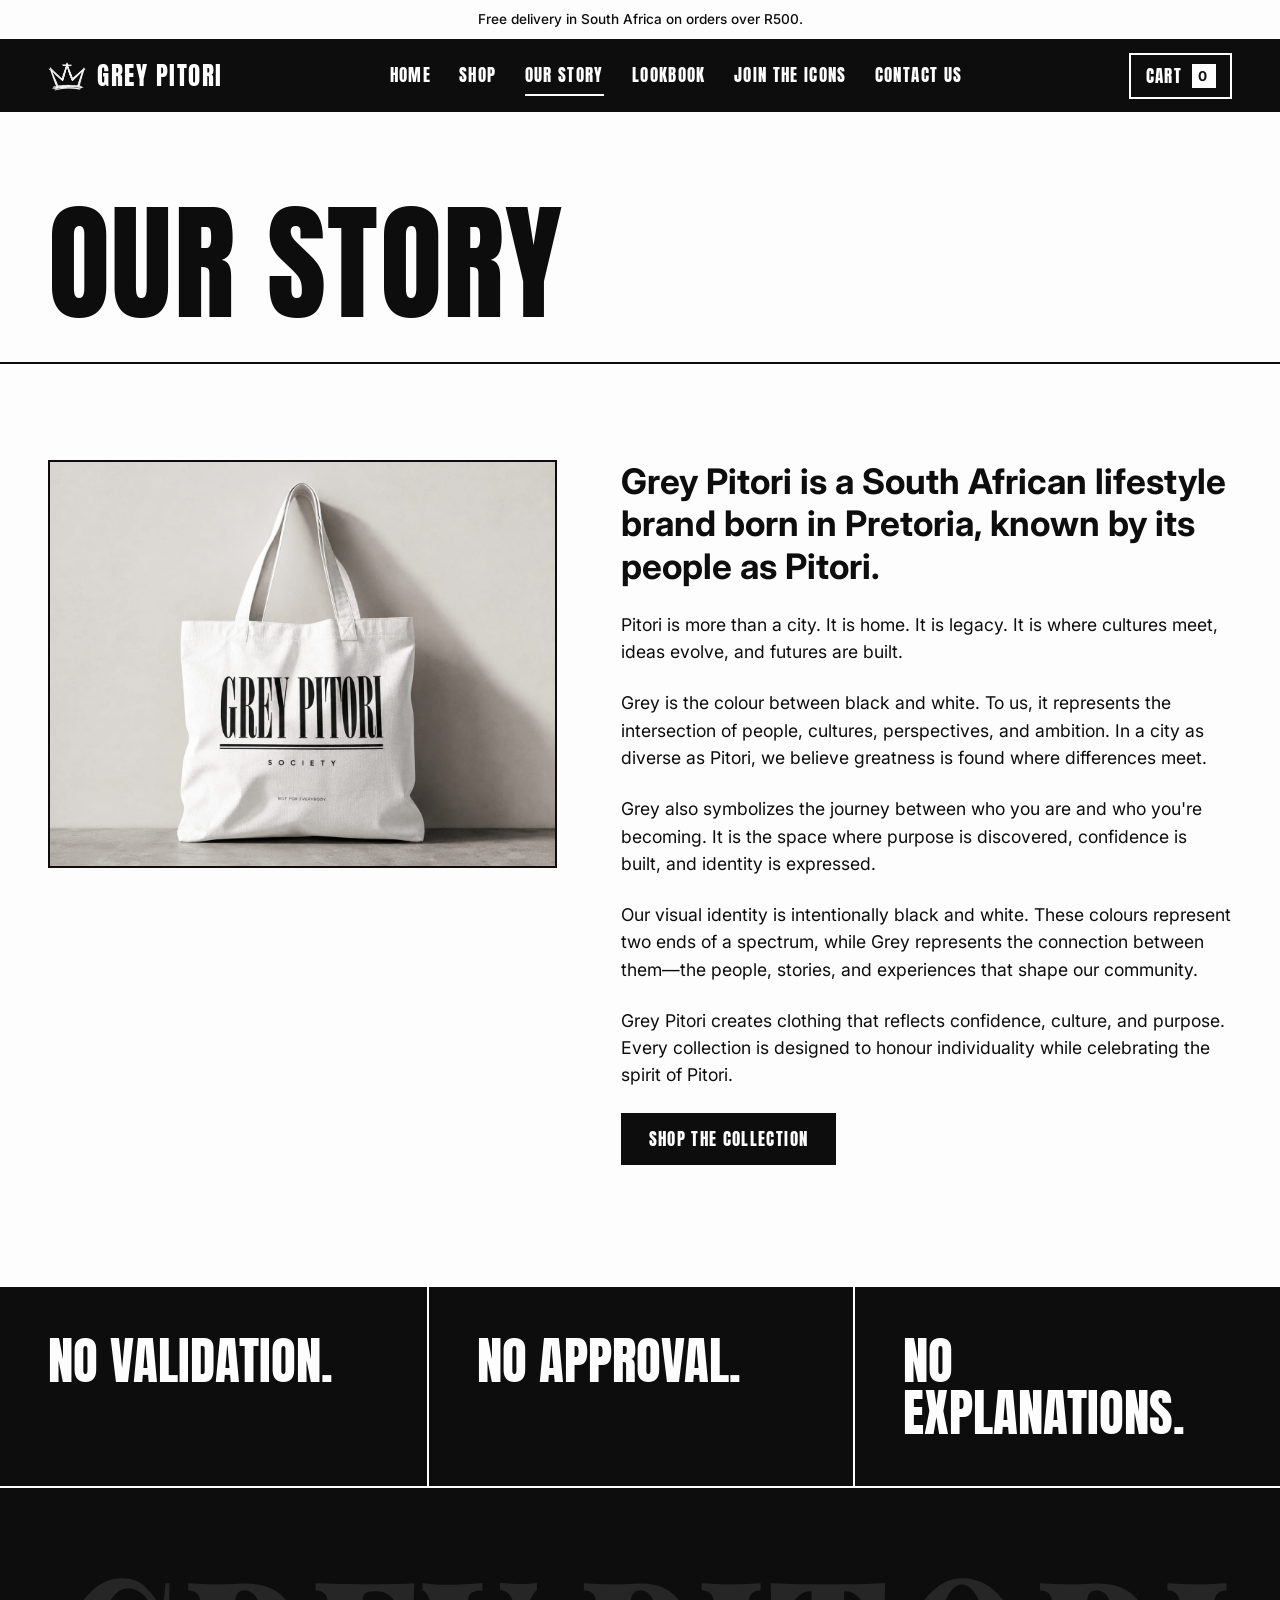
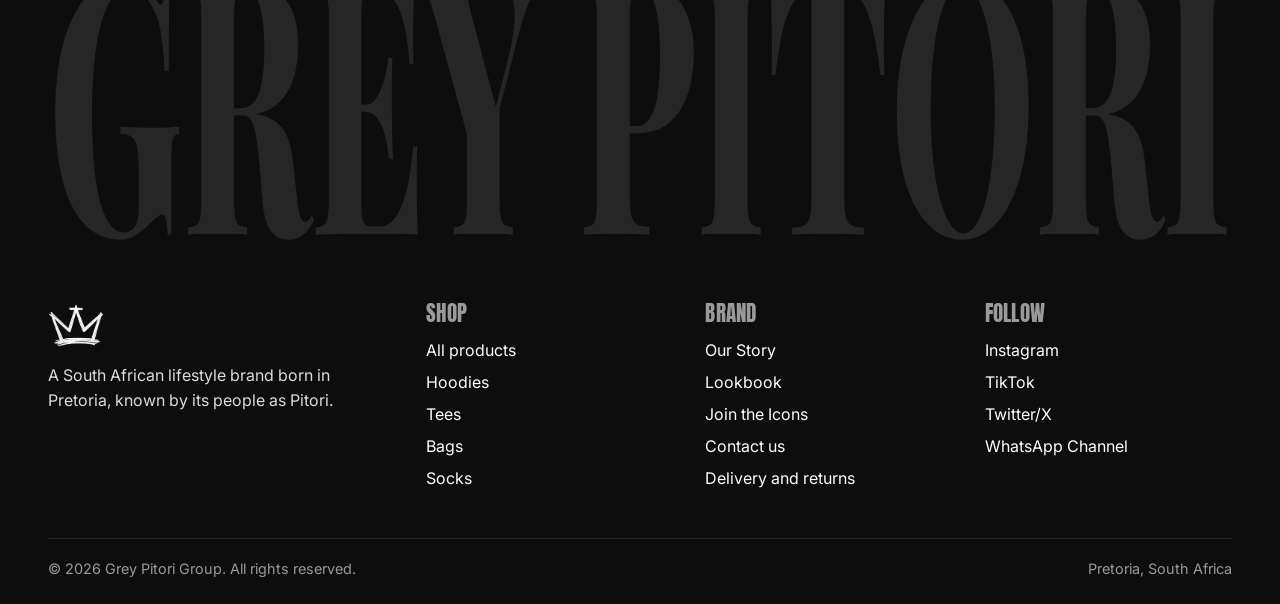
<file: our_story.html>
<!DOCTYPE html>
<html lang="en">
<head>
    <meta charset="UTF-8">
    <meta name="viewport" content="width=device-width, initial-scale=1.0">
    <title>Our Story | Grey Pitori</title>
    <meta name="description" content="Grey Pitori is a South African lifestyle brand born in Pretoria, known by its people as Pitori.">
    <meta name="theme-color" content="#0d0d0d">
    <link rel="icon" type="image/png" href="images/favicon.png">
    <link rel="preconnect" href="https://fonts.googleapis.com">
    <link rel="preconnect" href="https://fonts.gstatic.com" crossorigin>
    <link href="https://fonts.googleapis.com/css2?family=Anton&family=Inter:wght@400;500;600;700;800&family=Playfair+Display:wght@800&display=swap" rel="stylesheet">
    <link rel="stylesheet" href="style.css">
    <script src="script.js" defer></script>
</head>
<body>
    <a class="skip-link" href="#main">Skip to content</a>

    <div class="announce">Free delivery in South Africa on orders over R500.</div>

    <header class="site-header">
        <button type="button" class="icon-btn nav-toggle" aria-expanded="false" aria-controls="site-nav" aria-label="Open menu">&#9776;</button>
        <a class="brand" href="index.html" aria-label="Grey Pitori, home">
            <img src="images/crown-white.png" alt="" width="38" height="29">
            <span>GREY PITORI</span>
        </a>
        <nav id="site-nav" class="site-nav" aria-label="Main">
                <a href="index.html">Home</a>
                <a href="shop.html">Shop</a>
                <a href="our_story.html" aria-current="page">Our Story</a>
                <a href="lookbook.html">Lookbook</a>
                <a href="join_the_icons.html">Join the Icons</a>
                <a href="contact_us.html">Contact us</a>
        </nav>
        <button type="button" class="cart-btn" data-cart-open aria-label="Open cart">
            <span class="label">Cart</span><span class="count" data-cart-count>0</span>
        </button>
    </header>

    <main id="main">
        <div class="page-hero">
            <h1>Our Story</h1>
        </div>

        <section class="section">
            <div class="wrap story-layout">
                <div class="story-visual">
                    <img src="images/story-tote.jpg" alt="Grey Pitori story visual: a white Grey Pitori Society tote bag" width="1400" height="1120">
                </div>
                <div class="story">
                    <p>Grey Pitori is a South African lifestyle brand born in Pretoria, known by its people as Pitori.</p>

                    <p>Pitori is more than a city. It is home. It is legacy. It is where cultures meet, ideas evolve, and futures are built.</p>

                    <p>Grey is the colour between black and white. To us, it represents the intersection of people, cultures, perspectives, and ambition. In a city as diverse as Pitori, we believe greatness is found where differences meet.</p>

                    <p>Grey also symbolizes the journey between who you are and who you're becoming. It is the space where purpose is discovered, confidence is built, and identity is expressed.</p>

                    <p>Our visual identity is intentionally black and white. These colours represent two ends of a spectrum, while Grey represents the connection between them&mdash;the people, stories, and experiences that shape our community.</p>

                    <p>Grey Pitori creates clothing that reflects confidence, culture, and purpose. Every collection is designed to honour individuality while celebrating the spirit of Pitori.</p>

                    <p><a class="btn" href="shop.html">Shop the collection</a></p>
                </div>
            </div>
        </section>

        <section class="dark" aria-label="What we stand for">
            <div class="pledge">
                <p>No validation.</p>
                <p>No approval.</p>
                <p>No explanations.</p>
            </div>
        </section>
    </main>

    <footer class="site-footer dark">
        <div class="wrap">
            <svg class="footer-mark" viewBox="0 0 1000 250" role="img" aria-label="Grey Pitori" xmlns="http://www.w3.org/2000/svg"><text x="0" y="232" textLength="1000" lengthAdjust="spacingAndGlyphs" fill="currentColor" font-family="'Playfair Display', Georgia, serif" font-weight="800" font-size="300">GREY PITORI</text></svg>
            <div class="footer-cols">
                <div class="footer-brand">
                    <img src="images/crown-white.png" alt="" width="56" height="43">
                    <p>A South African lifestyle brand born in Pretoria, known by its people as Pitori.</p>
                </div>
                <div>
                    <h2>Shop</h2>
                    <ul>
                        <li><a href="shop.html">All products</a></li>
                        <li><a href="shop.html?cat=hoodies">Hoodies</a></li>
                        <li><a href="shop.html?cat=tees">Tees</a></li>
                        <li><a href="shop.html?cat=bags">Bags</a></li>
                        <li><a href="shop.html?cat=socks">Socks</a></li>
                    </ul>
                </div>
                <div>
                    <h2>Brand</h2>
                    <ul>
                        <li><a href="our_story.html">Our Story</a></li>
                        <li><a href="lookbook.html">Lookbook</a></li>
                        <li><a href="join_the_icons.html">Join the Icons</a></li>
                        <li><a href="contact_us.html">Contact us</a></li>
                        <li><a href="contact_us.html#faq">Delivery and returns</a></li>
                    </ul>
                </div>
                <div>
                    <h2>Follow</h2>
                    <ul>
                        <li><a href="#" rel="noopener">Instagram</a></li>
                        <li><a href="#" rel="noopener">TikTok</a></li>
                        <li><a href="#" rel="noopener">Twitter/X</a></li>
                        <li><a href="#" rel="noopener">WhatsApp Channel</a></li>
                    </ul>
                </div>
            </div>
            <div class="footer-bottom">
                <p>&copy; 2026 Grey Pitori Group. All rights reserved.</p>
                <p>Pretoria, South Africa</p>
            </div>
        </div>
    </footer>
</body>
</html>
</file>
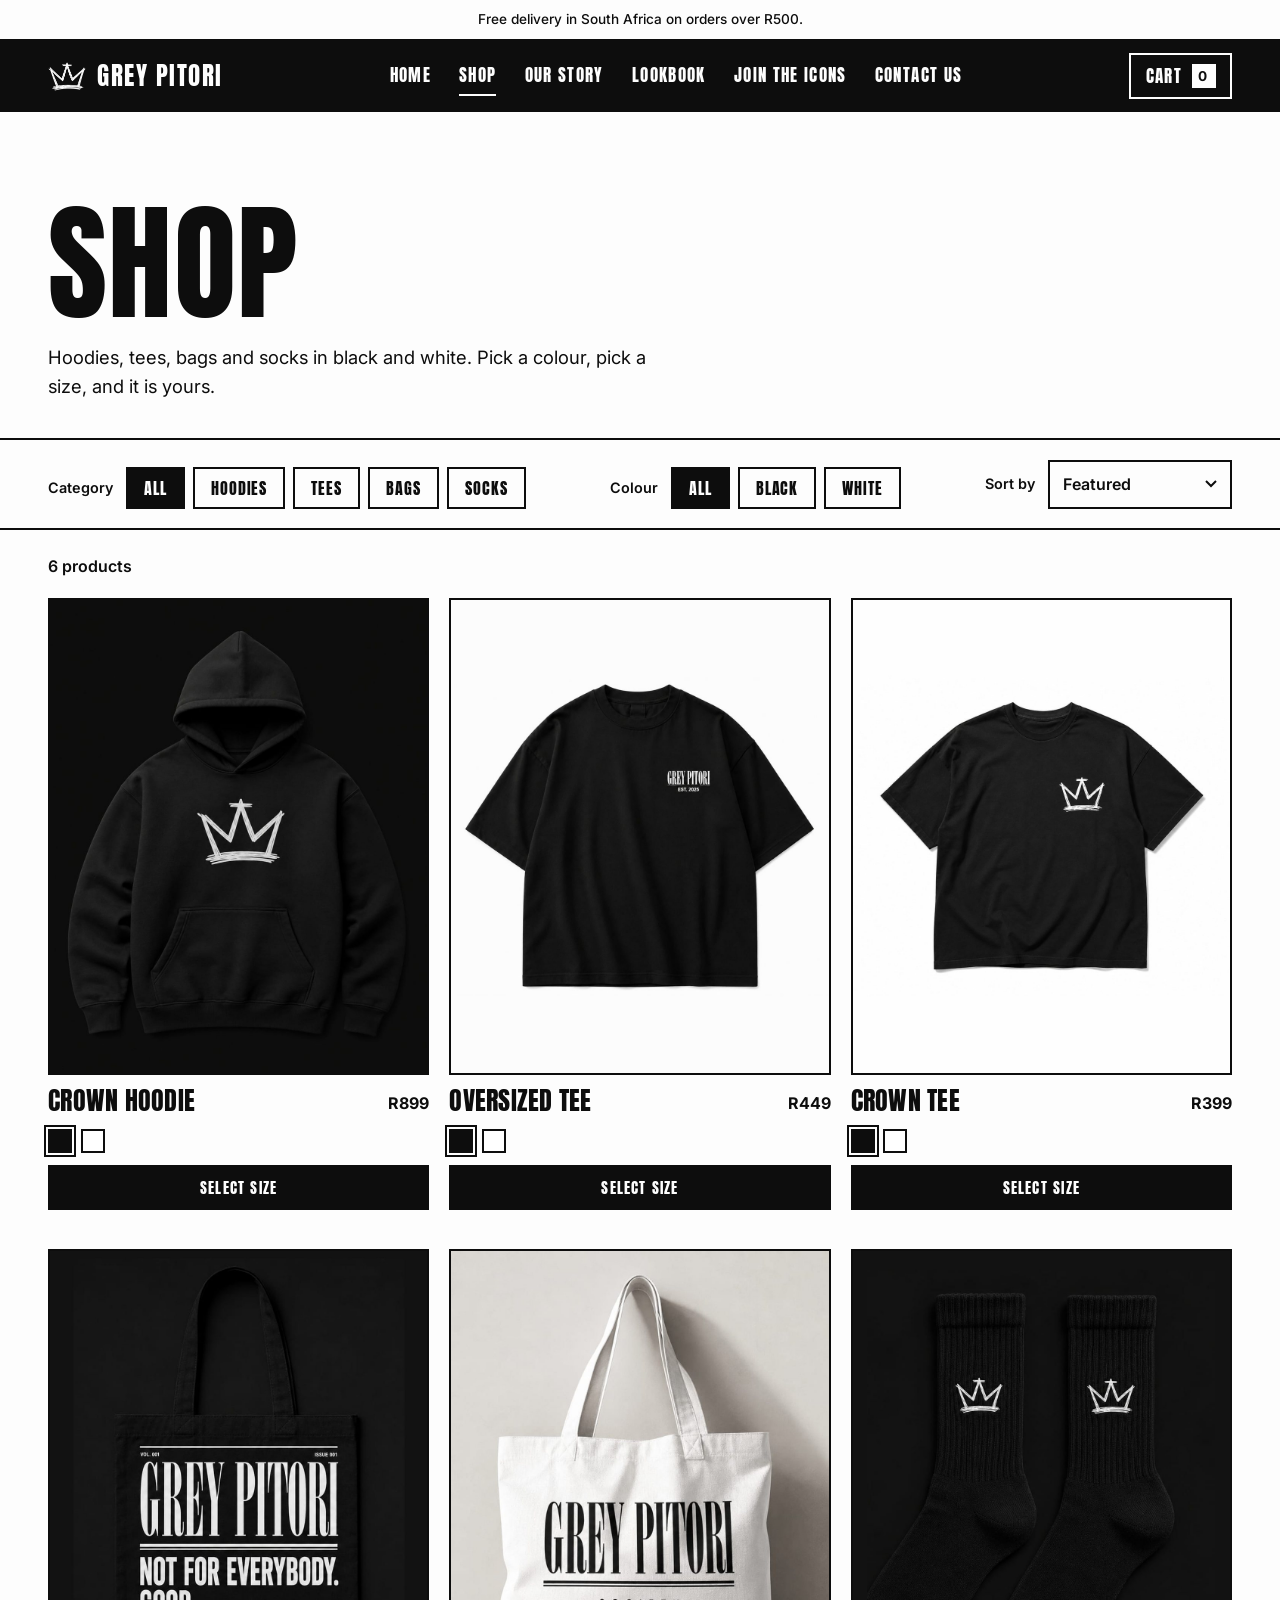
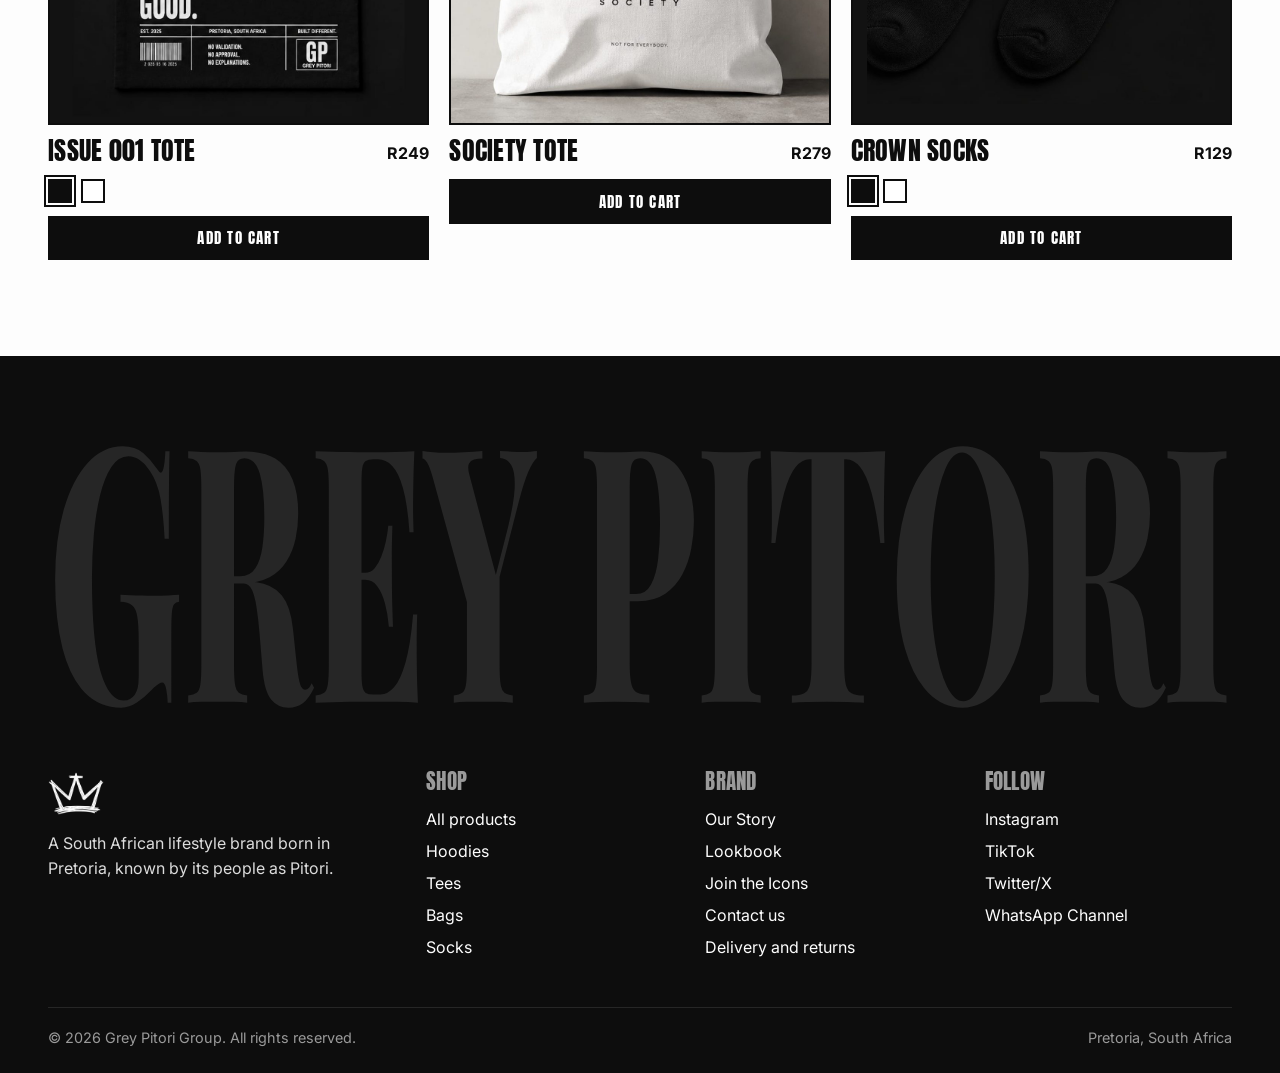
<file: shop.html>
<!DOCTYPE html>
<html lang="en">
<head>
    <meta charset="UTF-8">
    <meta name="viewport" content="width=device-width, initial-scale=1.0">
    <title>Shop | Grey Pitori</title>
    <meta name="description" content="Shop Grey Pitori hoodies, oversized tees, tote bags and socks in black and white.">
    <meta name="theme-color" content="#0d0d0d">
    <link rel="icon" type="image/png" href="images/favicon.png">
    <link rel="preconnect" href="https://fonts.googleapis.com">
    <link rel="preconnect" href="https://fonts.gstatic.com" crossorigin>
    <link href="https://fonts.googleapis.com/css2?family=Anton&family=Inter:wght@400;500;600;700;800&family=Playfair+Display:wght@800&display=swap" rel="stylesheet">
    <link rel="stylesheet" href="style.css">
    <script src="script.js" defer></script>
</head>
<body>
    <a class="skip-link" href="#main">Skip to content</a>

    <div class="announce">Free delivery in South Africa on orders over R500.</div>

    <header class="site-header">
        <button type="button" class="icon-btn nav-toggle" aria-expanded="false" aria-controls="site-nav" aria-label="Open menu">&#9776;</button>
        <a class="brand" href="index.html" aria-label="Grey Pitori, home">
            <img src="images/crown-white.png" alt="" width="38" height="29">
            <span>GREY PITORI</span>
        </a>
        <nav id="site-nav" class="site-nav" aria-label="Main">
                <a href="index.html">Home</a>
                <a href="shop.html" aria-current="page">Shop</a>
                <a href="our_story.html">Our Story</a>
                <a href="lookbook.html">Lookbook</a>
                <a href="join_the_icons.html">Join the Icons</a>
                <a href="contact_us.html">Contact us</a>
        </nav>
        <button type="button" class="cart-btn" data-cart-open aria-label="Open cart">
            <span class="label">Cart</span><span class="count" data-cart-count>0</span>
        </button>
    </header>

    <main id="main">
        <div class="page-hero">
            <h1>Shop</h1>
            <p>Hoodies, tees, bags and socks in black and white. Pick a colour, pick a size, and it is yours.</p>
        </div>

        <div class="toolbar">
            <div class="toolbar-group" role="group" aria-label="Filter by category">
                <span class="toolbar-label">Category</span>
                    <button type="button" class="chip" data-filter-cat="all" aria-pressed="true">All</button>
                    <button type="button" class="chip" data-filter-cat="hoodies" aria-pressed="false">Hoodies</button>
                    <button type="button" class="chip" data-filter-cat="tees" aria-pressed="false">Tees</button>
                    <button type="button" class="chip" data-filter-cat="bags" aria-pressed="false">Bags</button>
                    <button type="button" class="chip" data-filter-cat="socks" aria-pressed="false">Socks</button>
            </div>
            <div class="toolbar-group" role="group" aria-label="Filter by colour">
                <span class="toolbar-label">Colour</span>
                <button type="button" class="chip" data-filter-colour="all" aria-pressed="true">All</button>
                <button type="button" class="chip" data-filter-colour="black" aria-pressed="false">Black</button>
                <button type="button" class="chip" data-filter-colour="white" aria-pressed="false">White</button>
            </div>
            <div class="toolbar-group">
                <label class="toolbar-label" for="sort">Sort by</label>
                <select class="select" id="sort">
                    <option value="featured">Featured</option>
                    <option value="low">Price: low to high</option>
                    <option value="high">Price: high to low</option>
                </select>
            </div>
        </div>

        <section class="section" style="padding-top:1.5rem" aria-label="Products">
            <div class="wrap">
                <p class="result-count" id="result-count" role="status" aria-live="polite">6 products</p>
                <div class="grid grid-3" id="product-grid" style="margin-top:1.2rem">
                <article class="card" data-id="crown-hoodie" data-name="Crown Hoodie" data-category="hoodies" data-price="899" data-order="0" data-colours="black,white" data-colour="black" data-sizes="S,M,L,XL,XXL" data-desc="Oversized hoodie with the hand-drawn crown printed across the chest." data-details="Oversized fit with a drop shoulder|Kangaroo pocket and ribbed cuffs|Crown print on the chest" data-imgs-black="images/hoodie-black.jpg" data-imgs-white="images/hoodie-white.jpg">
                    <button type="button" class="card-media" aria-label="View Crown Hoodie">
                    <img class="main" src="images/hoodie-black.jpg" alt="Crown Hoodie in black" width="1000" height="1250" loading="lazy">
                    </button>
                    <div class="card-body">
                        <h3>Crown Hoodie</h3>
                        <p class="price">R899</p>
                    </div>
                    <div class="swatches" role="group" aria-label="Colour">
                        <button type="button" class="swatch" data-colour="black" aria-label="Black" aria-pressed="true"></button>
                        <button type="button" class="swatch" data-colour="white" aria-label="White" aria-pressed="false"></button>
                    </div>
                    <button type="button" class="btn btn-sm" data-card-add>Select size</button>
                </article>
                <article class="card" data-id="oversized-tee" data-name="Oversized Tee" data-category="tees" data-price="449" data-order="1" data-colours="black,white" data-colour="black" data-sizes="S,M,L,XL,XXL" data-desc="Boxy oversized tee. The Grey Pitori wordmark sits on the chest and the full Vol. 001 print runs across the back." data-details="Oversized fit with a drop shoulder|Wordmark and Est. 2025 on the chest|Vol. 001, Issue 001 print on the back" data-imgs-black="images/tee-black-front.jpg|images/tee-black-back.jpg" data-imgs-white="images/tee-white-front.jpg|images/tee-white-back.jpg">
                    <button type="button" class="card-media has-alt" aria-label="View Oversized Tee">
                    <img class="main" src="images/tee-black-front.jpg" alt="Oversized Tee in black" width="1000" height="1250" loading="lazy">
                    <img class="alt" src="images/tee-black-back.jpg" alt="" width="1000" height="1250" loading="lazy">
                    </button>
                    <div class="card-body">
                        <h3>Oversized Tee</h3>
                        <p class="price">R449</p>
                    </div>
                    <div class="swatches" role="group" aria-label="Colour">
                        <button type="button" class="swatch" data-colour="black" aria-label="Black" aria-pressed="true"></button>
                        <button type="button" class="swatch" data-colour="white" aria-label="White" aria-pressed="false"></button>
                    </div>
                    <button type="button" class="btn btn-sm" data-card-add>Select size</button>
                </article>
                <article class="card" data-id="crown-tee" data-name="Crown Tee" data-category="tees" data-price="399" data-order="2" data-colours="black,white" data-colour="black" data-sizes="S,M,L,XL,XXL" data-desc="Relaxed tee with the crown printed on the chest." data-details="Relaxed oversized fit|Crown print on the chest" data-imgs-black="images/crowntee-black.jpg" data-imgs-white="images/crowntee-white.jpg">
                    <button type="button" class="card-media" aria-label="View Crown Tee">
                    <img class="main" src="images/crowntee-black.jpg" alt="Crown Tee in black" width="1000" height="1250" loading="lazy">
                    </button>
                    <div class="card-body">
                        <h3>Crown Tee</h3>
                        <p class="price">R399</p>
                    </div>
                    <div class="swatches" role="group" aria-label="Colour">
                        <button type="button" class="swatch" data-colour="black" aria-label="Black" aria-pressed="true"></button>
                        <button type="button" class="swatch" data-colour="white" aria-label="White" aria-pressed="false"></button>
                    </div>
                    <button type="button" class="btn btn-sm" data-card-add>Select size</button>
                </article>
                <article class="card" data-id="issue-001-tote" data-name="Issue 001 Tote" data-category="bags" data-price="249" data-order="3" data-colours="black,white" data-colour="black" data-sizes="One size" data-desc="Canvas tote. The front carries the Vol. 001 print: Not for everybody. Good. The crown sits on the back." data-details="Canvas tote with long handles|Vol. 001, Issue 001 print on the front|Crown on the back" data-imgs-black="images/tote-black-front.jpg|images/tote-black-back.jpg" data-imgs-white="images/tote-white-front.jpg|images/tote-white-back.jpg">
                    <button type="button" class="card-media has-alt" aria-label="View Issue 001 Tote">
                    <img class="main" src="images/tote-black-front.jpg" alt="Issue 001 Tote in black" width="1000" height="1250" loading="lazy">
                    <img class="alt" src="images/tote-black-back.jpg" alt="" width="1000" height="1250" loading="lazy">
                    </button>
                    <div class="card-body">
                        <h3>Issue 001 Tote</h3>
                        <p class="price">R249</p>
                    </div>
                    <div class="swatches" role="group" aria-label="Colour">
                        <button type="button" class="swatch" data-colour="black" aria-label="Black" aria-pressed="true"></button>
                        <button type="button" class="swatch" data-colour="white" aria-label="White" aria-pressed="false"></button>
                    </div>
                    <button type="button" class="btn btn-sm" data-card-add>Add to cart</button>
                </article>
                <article class="card" data-id="society-tote" data-name="Society Tote" data-category="bags" data-price="279" data-order="4" data-colours="white" data-colour="white" data-sizes="One size" data-desc="Natural white canvas tote printed with the Grey Pitori Society wordmark and our line: Not for everybody." data-details="Canvas tote with long handles|Grey Pitori Society print on the front" data-imgs-white="images/society-tote.jpg">
                    <button type="button" class="card-media" aria-label="View Society Tote">
                    <img class="main" src="images/society-tote.jpg" alt="Society Tote in white" width="1000" height="1250" loading="lazy">
                    </button>
                    <div class="card-body">
                        <h3>Society Tote</h3>
                        <p class="price">R279</p>
                    </div>
                    <button type="button" class="btn btn-sm" data-card-add>Add to cart</button>
                </article>
                <article class="card" data-id="crown-socks" data-name="Crown Socks" data-category="socks" data-price="129" data-order="5" data-colours="black,white" data-colour="black" data-sizes="One size" data-desc="Ribbed crew socks with the crown on the leg." data-details="Ribbed crew length|Crown on both socks" data-imgs-black="images/socks-black.jpg" data-imgs-white="images/socks-white.jpg">
                    <button type="button" class="card-media" aria-label="View Crown Socks">
                    <img class="main" src="images/socks-black.jpg" alt="Crown Socks in black" width="1000" height="1250" loading="lazy">
                    </button>
                    <div class="card-body">
                        <h3>Crown Socks</h3>
                        <p class="price">R129</p>
                    </div>
                    <div class="swatches" role="group" aria-label="Colour">
                        <button type="button" class="swatch" data-colour="black" aria-label="Black" aria-pressed="true"></button>
                        <button type="button" class="swatch" data-colour="white" aria-label="White" aria-pressed="false"></button>
                    </div>
                    <button type="button" class="btn btn-sm" data-card-add>Add to cart</button>
                </article>
                </div>
                <div class="empty-state" id="empty-state" hidden>
                    <p>No products match those filters.</p>
                    <button type="button" class="btn" data-clear-filters>Clear filters</button>
                </div>
            </div>
        </section>
    </main>

    <footer class="site-footer dark">
        <div class="wrap">
            <svg class="footer-mark" viewBox="0 0 1000 250" role="img" aria-label="Grey Pitori" xmlns="http://www.w3.org/2000/svg"><text x="0" y="232" textLength="1000" lengthAdjust="spacingAndGlyphs" fill="currentColor" font-family="'Playfair Display', Georgia, serif" font-weight="800" font-size="300">GREY PITORI</text></svg>
            <div class="footer-cols">
                <div class="footer-brand">
                    <img src="images/crown-white.png" alt="" width="56" height="43">
                    <p>A South African lifestyle brand born in Pretoria, known by its people as Pitori.</p>
                </div>
                <div>
                    <h2>Shop</h2>
                    <ul>
                        <li><a href="shop.html">All products</a></li>
                        <li><a href="shop.html?cat=hoodies">Hoodies</a></li>
                        <li><a href="shop.html?cat=tees">Tees</a></li>
                        <li><a href="shop.html?cat=bags">Bags</a></li>
                        <li><a href="shop.html?cat=socks">Socks</a></li>
                    </ul>
                </div>
                <div>
                    <h2>Brand</h2>
                    <ul>
                        <li><a href="our_story.html">Our Story</a></li>
                        <li><a href="lookbook.html">Lookbook</a></li>
                        <li><a href="join_the_icons.html">Join the Icons</a></li>
                        <li><a href="contact_us.html">Contact us</a></li>
                        <li><a href="contact_us.html#faq">Delivery and returns</a></li>
                    </ul>
                </div>
                <div>
                    <h2>Follow</h2>
                    <ul>
                        <li><a href="#" rel="noopener">Instagram</a></li>
                        <li><a href="#" rel="noopener">TikTok</a></li>
                        <li><a href="#" rel="noopener">Twitter/X</a></li>
                        <li><a href="#" rel="noopener">WhatsApp Channel</a></li>
                    </ul>
                </div>
            </div>
            <div class="footer-bottom">
                <p>&copy; 2026 Grey Pitori Group. All rights reserved.</p>
                <p>Pretoria, South Africa</p>
            </div>
        </div>
    </footer>
</body>
</html>
</file>
<file: style.css>
/* =========================================================
   GREY PITORI — shared stylesheet
   Black, white, and the grey between. Street style.
   ========================================================= */

/* ---------- Tokens ---------- */
:root {
    --black: #0d0d0d;        /* matches the product photography background */
    --white: #fdfdfd;
    --g100: #f0f0f0;
    --g200: #dcdcdc;
    --g400: #9a9a9a;
    --g600: #5c5c5c;
    --g800: #262626;
    --error: #c40000;

    --display: 'Anton', 'Impact', 'Haettenschweiler', 'Arial Narrow Bold', sans-serif;
    --body: 'Inter', system-ui, -apple-system, 'Segoe UI', Roboto, Arial, sans-serif;

    --pad: clamp(1rem, 4vw, 3rem);
    --max: 1440px;
    --line: 2px;
    --focus: #0d0d0d;
}

/* ---------- Reset / base ---------- */
*, *::before, *::after { box-sizing: border-box; }
[hidden] { display: none !important; }

html { scroll-behavior: smooth; -webkit-text-size-adjust: 100%; }

body {
    margin: 0;
    font-family: var(--body);
    font-size: 1rem;
    line-height: 1.55;
    color: var(--black);
    background: var(--white);
    -webkit-font-smoothing: antialiased;
}
body.no-scroll { overflow: hidden; }

img, svg { display: block; max-width: 100%; }
a { color: inherit; }
p { margin: 0 0 1rem; }
ul { margin: 0; padding: 0; list-style: none; }

h1, h2, h3 {
    margin: 0;
    font-family: var(--display);
    font-weight: 400;
    text-transform: uppercase;
    line-height: 0.95;
    letter-spacing: 0.01em;
}
h1 { font-size: clamp(3.2rem, 10vw, 8rem); }
h2 { font-size: clamp(2.2rem, 5.5vw, 4rem); }
h3 { font-size: 1.5rem; }

:focus-visible { outline: 3px solid var(--focus); outline-offset: 3px; }

.dark { background: var(--black); color: var(--white); --focus: #ffffff; }

.sr-only {
    position: absolute; width: 1px; height: 1px; padding: 0; margin: -1px;
    overflow: hidden; clip: rect(0 0 0 0); white-space: nowrap; border: 0;
}
.skip-link {
    position: absolute; left: 1rem; top: -4rem; z-index: 200;
    background: var(--white); color: var(--black); padding: .7rem 1rem;
    border: var(--line) solid var(--black); font-weight: 600;
}
.skip-link:focus { top: 1rem; }

.wrap { max-width: var(--max); margin-inline: auto; }
.section { padding: clamp(3rem, 8vw, 6rem) var(--pad); }
.section + .section { padding-top: 0; }
.section.dark + .section, .section + .section.dark { padding-top: clamp(3rem, 8vw, 6rem); }

/* ---------- Buttons ---------- */
.btn {
    --bg: var(--black); --fg: var(--white);
    display: inline-flex; align-items: center; justify-content: center; gap: .5rem;
    font-family: var(--display); font-size: 1.05rem; letter-spacing: .08em; text-transform: uppercase;
    text-decoration: none; line-height: 1;
    padding: 1rem 1.6rem;
    background: var(--bg); color: var(--fg);
    border: var(--line) solid var(--bg);
    cursor: pointer;
    transition: transform .12s ease, box-shadow .12s ease, background .12s ease, color .12s ease;
}
.btn:hover { background: var(--fg); color: var(--bg); border-color: var(--bg); transform: translate(-3px, -3px); box-shadow: 5px 5px 0 var(--bg); }
.btn:active { transform: none; box-shadow: none; }
.btn-line { --bg: var(--black); --fg: var(--white); background: transparent; color: var(--black); border-color: var(--black); }
.btn-line:hover { background: var(--black); color: var(--white); }
.dark .btn { --bg: var(--white); --fg: var(--black); }
.dark .btn-line { background: transparent; color: var(--white); border-color: var(--white); }
.dark .btn-line:hover { background: var(--white); color: var(--black); }
.btn-block { width: 100%; }
.btn-sm { font-size: .95rem; padding: .8rem 1rem; }
.btn[disabled] { opacity: .45; cursor: not-allowed; transform: none; box-shadow: none; }

.link-btn {
    background: none; border: 0; padding: 0; font: inherit; color: inherit;
    text-decoration: underline; text-underline-offset: 3px; cursor: pointer;
}
.link-arrow { font-weight: 600; text-underline-offset: 4px; }

.icon-btn {
    display: inline-grid; place-items: center; width: 2.6rem; height: 2.6rem;
    background: transparent; color: inherit; border: var(--line) solid currentColor;
    font-size: 1.1rem; line-height: 1; cursor: pointer;
}
.icon-btn:hover { background: var(--black); color: var(--white); border-color: var(--black); }
.dark .icon-btn:hover, .lightbox .icon-btn:hover { background: var(--white); color: var(--black); border-color: var(--white); }

/* ---------- Announcement + header ---------- */
.announce {
    background: var(--white); color: var(--black); text-align: center;
    font-size: .85rem; font-weight: 500; padding: .55rem var(--pad);
    border-bottom: var(--line) solid var(--black);
}

.site-header {
    position: sticky; top: 0; z-index: 50;
    display: flex; align-items: center; gap: 1.5rem;
    padding: .8rem var(--pad);
    background: var(--black); color: var(--white); --focus: #fff;
    border-bottom: var(--line) solid var(--white);
}
.brand { display: flex; align-items: center; gap: .7rem; text-decoration: none; }
.brand img { width: 38px; height: auto; }
.brand span { font-family: var(--display); font-size: 1.55rem; letter-spacing: .06em; line-height: 1; }

.site-nav { display: flex; gap: clamp(1rem, 2.2vw, 2.2rem); margin-inline: auto; }
.site-nav a {
    font-family: var(--display); font-size: 1.05rem; letter-spacing: .08em; text-transform: uppercase;
    text-decoration: none; padding: .35rem 0; border-bottom: var(--line) solid transparent;
}
.site-nav a:hover, .site-nav a[aria-current="page"] { border-bottom-color: var(--white); }

.cart-btn {
    display: inline-flex; align-items: center; gap: .6rem;
    font-family: var(--display); font-size: 1.05rem; letter-spacing: .08em; text-transform: uppercase;
    background: transparent; color: var(--white); border: var(--line) solid var(--white);
    padding: .5rem .9rem; cursor: pointer;
}
.cart-btn:hover { background: var(--white); color: var(--black); }
.cart-btn .count {
    display: inline-block; min-width: 1.5rem; padding: 0 .3rem; text-align: center;
    background: var(--white); color: var(--black); font-family: var(--body); font-weight: 700; font-size: .85rem; line-height: 1.5rem;
}
.cart-btn:hover .count { background: var(--black); color: var(--white); }

.nav-toggle { display: none; }

@media (max-width: 980px) {
    .nav-toggle { display: inline-grid; }
    .brand { margin-inline: auto; }
    .site-nav {
        display: none; position: absolute; top: 100%; left: 0; right: 0;
        flex-direction: column; gap: 0; margin: 0;
        background: var(--black); padding: .5rem var(--pad) 2rem;
        border-bottom: var(--line) solid var(--white);
    }
    .site-nav.is-open { display: flex; }
    .site-nav a { font-size: 2rem; padding: .7rem 0; border-bottom: 1px solid var(--g800); }
}
@media (max-width: 480px) {
    .brand span { font-size: 1.25rem; }
    .brand img { width: 30px; }
    .cart-btn .label { display: none; }
}

/* ---------- Hero ---------- */
.hero { padding: clamp(1rem, 3vw, 2rem) var(--pad) 0; overflow: hidden; }
.hero .wrap { border-top: var(--line) solid var(--white); }
.hero-meta {
    display: flex; justify-content: space-between; padding: .6rem 0;
    font-size: .85rem; font-weight: 600; text-transform: uppercase; letter-spacing: .05em;
}
.hero h1 { font-size: 1rem; line-height: 0; }
.wordmark { width: 100%; height: auto; color: var(--white); }
.rule-double {
    height: 9px; margin: .5rem 0 0;
    border-top: 5px solid var(--white); border-bottom: 2px solid var(--white);
}
.hero-body {
    display: grid; grid-template-columns: 1.2fr .8fr; gap: var(--pad); align-items: center;
    padding-top: clamp(1.5rem, 4vw, 3rem);
}
.tagline {
    font-family: var(--display); text-transform: uppercase; line-height: .95;
    font-size: clamp(2.8rem, 7vw, 6.2rem); margin-bottom: 1.5rem;
}
.hero-copy { max-width: 34rem; font-size: 1.15rem; color: var(--g200); margin-bottom: 2rem; }
.hero-actions { display: flex; flex-wrap: wrap; gap: 1rem; }
.hero-image { justify-self: end; width: min(100%, 460px); }
.hero-image img { width: 100%; height: auto; }
.hero-foot {
    display: grid; grid-template-columns: repeat(3, 1fr);
    margin-top: clamp(1.5rem, 4vw, 3rem);
    border-top: var(--line) solid var(--white);
}
.hero-foot > div {
    padding: 1rem 1rem 1.2rem 0; font-weight: 600; text-transform: uppercase; font-size: .9rem;
    border-left: var(--line) solid var(--white); padding-left: 1rem;
}
.hero-foot > div:first-child { border-left: 0; padding-left: 0; }

@media (max-width: 800px) {
    .hero-body { grid-template-columns: 1fr; }
    .hero-image { justify-self: center; width: min(100%, 360px); order: -1; }
    .hero-foot { grid-template-columns: 1fr; }
    .hero-foot > div { border-left: 0; padding-left: 0; border-top: 1px solid var(--g600); }
    .hero-foot > div:first-child { border-top: 0; }
}

/* ---------- Marquee ---------- */
.marquee {
    overflow: hidden; background: var(--white); color: var(--black);
    border-block: var(--line) solid var(--black);
}
.marquee-track { display: flex; width: max-content; animation: marquee 30s linear infinite; }
.marquee:hover .marquee-track { animation-play-state: paused; }
.marquee-set {
    display: flex; align-items: center; gap: 2rem; padding: .8rem 1rem;
    font-family: var(--display); text-transform: uppercase; white-space: nowrap;
    font-size: clamp(1.4rem, 3vw, 2.2rem); letter-spacing: .02em;
}
.marquee-set img { width: 34px; height: auto; }
@keyframes marquee { to { transform: translateX(-50%); } }
@media (prefers-reduced-motion: reduce) {
    .marquee-track { animation: none; }
    .marquee { overflow-x: auto; }
    html { scroll-behavior: auto; }
}

/* ---------- Section heads ---------- */
.section-head {
    display: flex; justify-content: space-between; align-items: flex-end; gap: 1rem; flex-wrap: wrap;
    margin-bottom: clamp(1.5rem, 3vw, 2.5rem);
}

/* ---------- Page header (inner pages) ---------- */
.page-hero { padding: clamp(2.5rem, 7vw, 5.5rem) var(--pad) clamp(1.5rem, 3vw, 2.5rem); border-bottom: var(--line) solid var(--black); }
.page-hero.dark { border-bottom-color: var(--white); }
.page-hero p { max-width: 40rem; font-size: 1.15rem; margin: 1.2rem 0 0; }

/* ---------- Product grid + cards ---------- */
.grid { display: grid; gap: clamp(1.5rem, 3vw, 2.5rem) 1.25rem; }
.grid-4 { grid-template-columns: repeat(4, 1fr); }
.grid-3 { grid-template-columns: repeat(3, 1fr); }
@media (max-width: 1100px) { .grid-4 { grid-template-columns: repeat(2, 1fr); } }
@media (max-width: 900px) { .grid-3 { grid-template-columns: repeat(2, 1fr); } }
@media (max-width: 520px) { .grid-4, .grid-3 { grid-template-columns: 1fr 1fr; gap: 1.5rem .75rem; } }

.card { display: flex; flex-direction: column; gap: .8rem; }
.card-media {
    position: relative; display: block; width: 100%; aspect-ratio: 4 / 5; overflow: hidden;
    padding: 0; background: var(--g100); border: var(--line) solid var(--black); cursor: pointer;
}
.card-media img { position: absolute; inset: 0; width: 100%; height: 100%; object-fit: cover; transition: opacity .25s ease, transform .4s ease; }
.card-media .alt { opacity: 0; }
@media (hover: hover) {
    .card-media.has-alt:hover .alt { opacity: 1; }
    .card-media:not(.has-alt):hover img { transform: scale(1.03); }
}
.card-body { display: flex; justify-content: space-between; align-items: flex-start; gap: .75rem; }
.card h3 { font-size: clamp(1.2rem, 2vw, 1.6rem); }
.price { font-weight: 700; margin: 0; }
.card-body .price { margin-top: .2rem; }
.card-meta { display: flex; justify-content: space-between; align-items: center; gap: .75rem; }
.card .btn { width: 100%; }

.swatches { display: flex; flex-wrap: wrap; gap: .55rem; margin: 0; padding: 0; border: 0; }
.swatch {
    width: 1.5rem; height: 1.5rem; padding: 0; cursor: pointer;
    border: var(--line) solid var(--black);
}
.swatch[data-colour="black"] { background: #0d0d0d; }
.swatch[data-colour="white"] { background: #ffffff; }
.swatch[aria-pressed="true"] { outline: 2px solid var(--black); outline-offset: 2px; }

/* ---------- Shop toolbar ---------- */
.toolbar {
    display: flex; flex-wrap: wrap; gap: 1rem 2rem; justify-content: space-between; align-items: flex-end;
    padding: 1.2rem var(--pad); border-bottom: var(--line) solid var(--black);
}
.toolbar-group { display: flex; flex-wrap: wrap; align-items: center; gap: .5rem; }
.toolbar-label { font-weight: 600; font-size: .9rem; margin-right: .3rem; }
.chip {
    font-family: var(--display); font-size: 1rem; letter-spacing: .06em; text-transform: uppercase; line-height: 1;
    padding: .7rem 1rem; background: var(--white); color: var(--black);
    border: var(--line) solid var(--black); cursor: pointer;
}
.chip:hover { background: var(--g100); }
.chip[aria-pressed="true"] { background: var(--black); color: var(--white); }
.select {
    font: inherit; font-weight: 600; padding: .65rem 2.2rem .65rem .8rem; border: var(--line) solid var(--black);
    background: var(--white) url("data:image/svg+xml,%3Csvg xmlns='http://www.w3.org/2000/svg' width='12' height='8'%3E%3Cpath d='M1 1l5 5 5-5' fill='none' stroke='%230d0d0d' stroke-width='2'/%3E%3C/svg%3E") no-repeat right .8rem center;
    -webkit-appearance: none; appearance: none; border-radius: 0; color: var(--black);
}
.result-count { margin: 0; font-weight: 600; }
.empty-state { text-align: center; padding: 4rem 1rem; border: var(--line) dashed var(--black); }
.empty-state p { font-size: 1.15rem; }

/* ---------- Category tiles ---------- */
.tiles { display: grid; grid-template-columns: repeat(4, 1fr); gap: 1.25rem; }
@media (max-width: 900px) { .tiles { grid-template-columns: repeat(2, 1fr); } }
.tile { position: relative; display: block; aspect-ratio: 1; overflow: hidden; border: var(--line) solid var(--black); text-decoration: none; }
.tile img { width: 100%; height: 100%; object-fit: cover; transition: transform .4s ease; }
.tile span {
    position: absolute; left: 0; bottom: 0; padding: .6rem 1rem;
    background: var(--black); color: var(--white);
    font-family: var(--display); font-size: clamp(1.3rem, 2.5vw, 2rem); text-transform: uppercase; letter-spacing: .04em; line-height: 1;
}
.tile:hover img { transform: scale(1.05); }
.tile:hover span { background: var(--white); color: var(--black); }

/* ---------- Split (story teaser) ---------- */
.split { display: grid; grid-template-columns: 1.1fr 1fr; gap: clamp(1.5rem, 5vw, 4rem); align-items: center; }
.split img { width: 100%; height: auto; border: var(--line) solid var(--black); }
.split p { font-size: 1.15rem; max-width: 34rem; }
.split h2 { margin-bottom: 1.2rem; }
@media (max-width: 800px) { .split { grid-template-columns: 1fr; } }

/* ---------- Join band ---------- */
.band { text-align: center; }
.band h2 { margin-bottom: 1rem; }
.band p { max-width: 34rem; margin-inline: auto; font-size: 1.15rem; color: var(--g200); }
.inline-form { display: flex; gap: .75rem; max-width: 36rem; margin: 1.8rem auto 0; text-align: left; align-items: flex-start; }
.inline-form .field { flex: 1; margin: 0; }
@media (max-width: 560px) { .inline-form { flex-direction: column; } .inline-form .btn { width: 100%; } }

/* ---------- Forms ---------- */
.field { display: grid; gap: .35rem; margin-bottom: 1.2rem; }
.field label, .field legend { font-weight: 600; font-size: .95rem; }
.field .hint { font-size: .85rem; color: var(--g600); font-weight: 400; }
input[type="text"], input[type="email"], input[type="tel"], select.input, textarea {
    font: inherit; width: 100%; padding: .85rem .9rem;
    background: var(--white); color: var(--black);
    border: var(--line) solid var(--black); border-radius: 0;
}
textarea { min-height: 9rem; resize: vertical; }
input[aria-invalid="true"], textarea[aria-invalid="true"], select[aria-invalid="true"] { border-color: var(--error); border-width: 3px; }
.field-error { margin: 0; font-size: .9rem; font-weight: 600; color: var(--error); }
.dark .field-error { color: #ff9d9d; }
.dark input[aria-invalid="true"] { border-color: #ff9d9d; }
.field .check, .check { display: flex; font-weight: 400; gap: .7rem; align-items: flex-start; font-weight: 400; }
.check input { width: 1.3rem; height: 1.3rem; margin-top: .15rem; accent-color: var(--black); flex: none; }
fieldset.field { border: 0; padding: 0; margin: 0 0 1.2rem; }
.checks { display: grid; gap: .6rem; margin-top: .4rem; }
.form-success { border: var(--line) solid var(--black); padding: 1.5rem; }
.form-success h3 { margin-bottom: .6rem; }
.dark .form-success { border-color: var(--white); }
.band .form-success { max-width: 36rem; margin: 1.8rem auto 0; text-align: left; }

/* ---------- Dialogs ---------- */
dialog.modal {
    width: min(980px, 94vw); max-height: 92vh; overflow: auto; padding: 0;
    background: var(--white); color: var(--black); border: var(--line) solid var(--black); --focus: #0d0d0d;
}
dialog::backdrop { background: rgba(0, 0, 0, .72); }
.modal-close { position: absolute; top: .8rem; right: .8rem; z-index: 2; background: var(--white); }

.pd-grid { display: grid; grid-template-columns: 1fr 1fr; }
.pd-gallery { border-right: var(--line) solid var(--black); background: var(--g100); }
.pd-main { aspect-ratio: 4 / 5; position: relative; }
.pd-main img { position: absolute; inset: 0; width: 100%; height: 100%; object-fit: cover; }
.pd-thumbs { display: flex; gap: .5rem; padding: .6rem; border-top: var(--line) solid var(--black); background: var(--white); }
.pd-thumbs button { width: 64px; padding: 0; border: var(--line) solid var(--black); background: none; cursor: pointer; aspect-ratio: 4/5; overflow: hidden; }
.pd-thumbs button[aria-current="true"] { outline: 3px solid var(--black); outline-offset: 2px; }
.pd-thumbs img { width: 100%; height: 100%; object-fit: cover; }
.pd-info { padding: clamp(1.2rem, 3vw, 2.2rem); padding-top: 3.4rem; display: flex; flex-direction: column; }
.pd-info h2 { font-size: clamp(2rem, 4vw, 3rem); margin-bottom: .6rem; }
.pd-info .price { font-size: 1.3rem; margin-bottom: 1rem; }
.pd-info ul { margin: 0 0 1.4rem 1.1rem; list-style: disc; font-size: .95rem; }
.opt { border: 0; padding: 0; margin: 0 0 1.3rem; }
.opt legend { font-weight: 600; margin-bottom: .6rem; padding: 0; }
.opt legend span { font-weight: 400; }
.options { display: flex; flex-wrap: wrap; gap: .5rem; }
.option { position: relative; }
.option input { position: absolute; opacity: 0; inset: 0; width: 100%; height: 100%; margin: 0; cursor: pointer; }
.option span {
    display: grid; place-items: center; min-width: 3.2rem; height: 3rem; padding: 0 .8rem;
    border: var(--line) solid var(--black); font-weight: 700; background: var(--white);
}
.option input:checked + span { background: var(--black); color: var(--white); }
.option input:focus-visible + span { outline: 3px solid var(--black); outline-offset: 3px; }
.option.swatch-opt span { width: 3rem; min-width: 3rem; padding: 0; }
.option.swatch-opt[data-colour="black"] span { background: #0d0d0d; }
.option.swatch-opt[data-colour="white"] span { background: #fff; }
.option.swatch-opt input:checked + span { outline: 3px solid var(--black); outline-offset: 2px; color: inherit; }
.pd-error { min-height: 1.4rem; margin: 0 0 .6rem; color: var(--error); font-weight: 600; }
@media (max-width: 760px) {
    .pd-grid { grid-template-columns: 1fr; }
    .pd-gallery { border-right: 0; border-bottom: var(--line) solid var(--black); }
    .pd-main { aspect-ratio: 1; }
    .pd-info { padding-top: 1.4rem; }
}

.co-grid { display: grid; grid-template-columns: 1.2fr 1fr; }
.co-form { padding: clamp(1.2rem, 3vw, 2.2rem); padding-top: 3.4rem; }
.co-summary { padding: clamp(1.2rem, 3vw, 2.2rem); padding-top: 3.4rem; background: var(--g100); border-left: var(--line) solid var(--black); }
.co-summary ul { margin-bottom: 1rem; }
.co-summary li { display: flex; justify-content: space-between; gap: 1rem; padding: .5rem 0; border-bottom: 1px solid var(--g200); font-size: .95rem; }
.co-done { padding: clamp(2rem, 6vw, 4rem); text-align: center; }
.co-done h2 { margin-bottom: 1rem; }
.field-row { display: grid; grid-template-columns: 1fr 1fr; gap: 0 1rem; }
@media (max-width: 760px) { .co-grid { grid-template-columns: 1fr; } .co-summary { border-left: 0; border-top: var(--line) solid var(--black); } .field-row { grid-template-columns: 1fr; } }

.totals { margin: 0 0 1rem; }
.totals > div { display: flex; justify-content: space-between; padding: .3rem 0; }
.totals .grand { font-weight: 800; font-size: 1.15rem; border-top: var(--line) solid var(--black); margin-top: .4rem; padding-top: .6rem; }
.totals dt, .totals dd { margin: 0; }
.note { font-size: .9rem; color: var(--g600); }

/* ---------- Cart drawer ---------- */
.overlay {
    position: fixed; inset: 0; z-index: 90; background: rgba(0, 0, 0, .65);
    opacity: 0; pointer-events: none; transition: opacity .2s ease;
}
.overlay.is-open { opacity: 1; pointer-events: auto; }
.drawer {
    position: fixed; top: 0; right: 0; bottom: 0; z-index: 100; width: min(440px, 100%);
    display: flex; flex-direction: column;
    background: var(--white); color: var(--black); border-left: var(--line) solid var(--black); --focus: #0d0d0d;
    transform: translateX(100%); visibility: hidden;
    transition: transform .25s ease, visibility 0s linear .25s;
}
.drawer.is-open { transform: none; visibility: visible; transition: transform .25s ease, visibility 0s; }
.drawer-head { display: flex; justify-content: space-between; align-items: center; padding: 1rem 1.2rem; border-bottom: var(--line) solid var(--black); }
.drawer-head h2 { font-size: 2rem; }
.drawer-body { flex: 1; overflow-y: auto; padding: 0 1.2rem; }
.drawer-foot { padding: 1.2rem; border-top: var(--line) solid var(--black); }
.cart-empty { padding: 3rem 0; text-align: center; }
.cart-empty p { font-size: 1.1rem; }
.line { display: grid; grid-template-columns: 84px 1fr auto; gap: 1rem; padding: 1rem 0; border-bottom: 1px solid var(--g200); }
.line img { width: 84px; aspect-ratio: 4/5; object-fit: cover; border: var(--line) solid var(--black); }
.line-name { font-family: var(--display); text-transform: uppercase; font-size: 1.25rem; line-height: 1.05; margin: 0 0 .2rem; }
.line-meta { margin: 0 0 .6rem; font-size: .9rem; color: var(--g600); }
.line-side { display: flex; flex-direction: column; align-items: flex-end; justify-content: space-between; }
.line-price { margin: 0; font-weight: 700; }
.line .link-btn { font-size: .85rem; }
.qty { display: inline-flex; align-items: center; border: var(--line) solid var(--black); }
.qty button { width: 2.1rem; height: 2.1rem; border: 0; background: var(--white); color: var(--black); font-size: 1.1rem; font-weight: 700; cursor: pointer; }
.qty button:hover { background: var(--black); color: var(--white); }
.qty span { min-width: 2rem; text-align: center; font-weight: 700; }

/* ---------- Lookbook ---------- */
.look-grid { columns: 3 300px; column-gap: 1.25rem; }
.look {
    position: relative; display: block; width: 100%; margin: 0 0 1.25rem; padding: 0;
    background: none; border: var(--line) solid var(--black); cursor: zoom-in; break-inside: avoid;
}
.look img { width: 100%; height: auto; }
.look span {
    position: absolute; left: 0; bottom: 0; padding: .45rem .8rem; max-width: 100%;
    background: var(--black); color: var(--white); text-align: left;
    font-family: var(--display); text-transform: uppercase; letter-spacing: .04em; font-size: 1rem; line-height: 1.1;
}
.look:hover span { background: var(--white); color: var(--black); }

dialog.lightbox {
    width: 100vw; height: 100vh; max-width: 100vw; max-height: 100vh; margin: 0; padding: 0;
    background: rgba(13, 13, 13, .98); color: var(--white); border: 0; --focus: #fff;
}
.lightbox-inner { height: 100%; display: grid; grid-template-rows: 1fr auto; place-items: center; padding: 1rem; }
.lightbox img { max-width: min(92vw, 1100px); max-height: 80vh; width: auto; height: auto; }
.lightbox-bar { display: flex; align-items: center; gap: 1rem; padding: .5rem 0 1rem; width: min(92vw, 700px); justify-content: space-between; }
.lightbox-bar p { margin: 0; font-family: var(--display); text-transform: uppercase; font-size: 1.3rem; text-align: center; flex: 1; }
.lightbox .modal-close { background: transparent; color: var(--white); border-color: var(--white); }

/* ---------- Our story ---------- */
.story-layout { display: grid; grid-template-columns: 5fr 6fr; gap: clamp(1.5rem, 5vw, 4rem); align-items: start; }
.story-visual { position: sticky; top: 6rem; }
.story-visual img { width: 100%; height: auto; border: var(--line) solid var(--black); }
.story p { font-size: 1.1rem; max-width: 40rem; margin-bottom: 1.5rem; }
.story p:first-child { font-size: clamp(1.5rem, 3vw, 2.2rem); line-height: 1.2; font-weight: 700; }
.pledge { display: grid; grid-template-columns: repeat(3, 1fr); border-block: var(--line) solid var(--white); }
.pledge p {
    margin: 0; padding: clamp(1.5rem, 4vw, 3rem) var(--pad);
    font-family: var(--display); text-transform: uppercase; font-size: clamp(1.8rem, 4vw, 3.2rem); line-height: 1;
    border-left: var(--line) solid var(--white);
}
.pledge p:first-child { border-left: 0; }
@media (max-width: 800px) {
    .story-layout { grid-template-columns: 1fr; }
    .story-visual { position: static; }
    .pledge { grid-template-columns: 1fr; }
    .pledge p { border-left: 0; border-top: var(--line) solid var(--white); }
    .pledge p:first-child { border-top: 0; }
}

/* ---------- Join the Icons ---------- */
.perks { display: grid; grid-template-columns: repeat(3, 1fr); border: var(--line) solid var(--black); }
.perks > div { padding: clamp(1.2rem, 3vw, 2rem); border-left: var(--line) solid var(--black); }
.perks > div:first-child { border-left: 0; }
.perks h3 { margin-bottom: .7rem; font-size: 1.8rem; }
.perks p { margin: 0; }
@media (max-width: 800px) { .perks { grid-template-columns: 1fr; } .perks > div { border-left: 0; border-top: var(--line) solid var(--black); } .perks > div:first-child { border-top: 0; } }

.form-layout { display: grid; grid-template-columns: 1fr 1.2fr; gap: clamp(1.5rem, 5vw, 4rem); align-items: start; }
.form-layout h2 { margin-bottom: 1rem; }
.form-layout > div > p { font-size: 1.1rem; max-width: 30rem; }
@media (max-width: 800px) { .form-layout { grid-template-columns: 1fr; } }

/* ---------- Contact ---------- */
.contact-list { display: grid; gap: 1.2rem; margin-top: 1.5rem; }
.contact-list dt { font-weight: 700; }
.contact-list dd { margin: 0; }
.faq { border-top: var(--line) solid var(--black); }
.faq details { border-bottom: var(--line) solid var(--black); }
.faq summary {
    list-style: none; cursor: pointer; padding: 1.2rem 3rem 1.2rem 0; position: relative;
    font-family: var(--display); text-transform: uppercase; font-size: clamp(1.3rem, 2.5vw, 1.8rem); line-height: 1.1;
}
.faq summary::-webkit-details-marker { display: none; }
.faq summary::after { content: "+"; position: absolute; right: 0; top: 50%; transform: translateY(-50%); font-size: 2rem; }
.faq details[open] summary::after { content: "\2212"; }
.faq details p { max-width: 42rem; padding-bottom: 1.2rem; margin: 0; }
#faq { scroll-margin-top: 5rem; }

/* ---------- Footer ---------- */
.site-footer { padding: clamp(2.5rem, 6vw, 4.5rem) var(--pad) 1.5rem; }
.footer-mark { color: var(--g800); width: 100%; height: auto; margin-bottom: clamp(1.5rem, 4vw, 3rem); }
.footer-cols { display: grid; grid-template-columns: 1.4fr repeat(3, 1fr); gap: 2rem; padding-bottom: 2.5rem; }
.footer-cols h2 { font-size: 1.3rem; margin-bottom: .9rem; color: var(--g400); }
.footer-cols li { margin-bottom: .45rem; }
.footer-cols a { text-decoration: none; }
.footer-cols a:hover { text-decoration: underline; text-underline-offset: 3px; }
.footer-brand img { width: 56px; margin-bottom: 1rem; }
.footer-brand p { max-width: 20rem; color: var(--g200); }
.footer-bottom { display: flex; flex-wrap: wrap; justify-content: space-between; gap: .6rem 2rem; padding-top: 1.2rem; border-top: 1px solid var(--g800); font-size: .9rem; color: var(--g400); }
.footer-bottom p { margin: 0; }
@media (max-width: 800px) { .footer-cols { grid-template-columns: 1fr 1fr; } .footer-brand { grid-column: 1 / -1; } }
</file>
